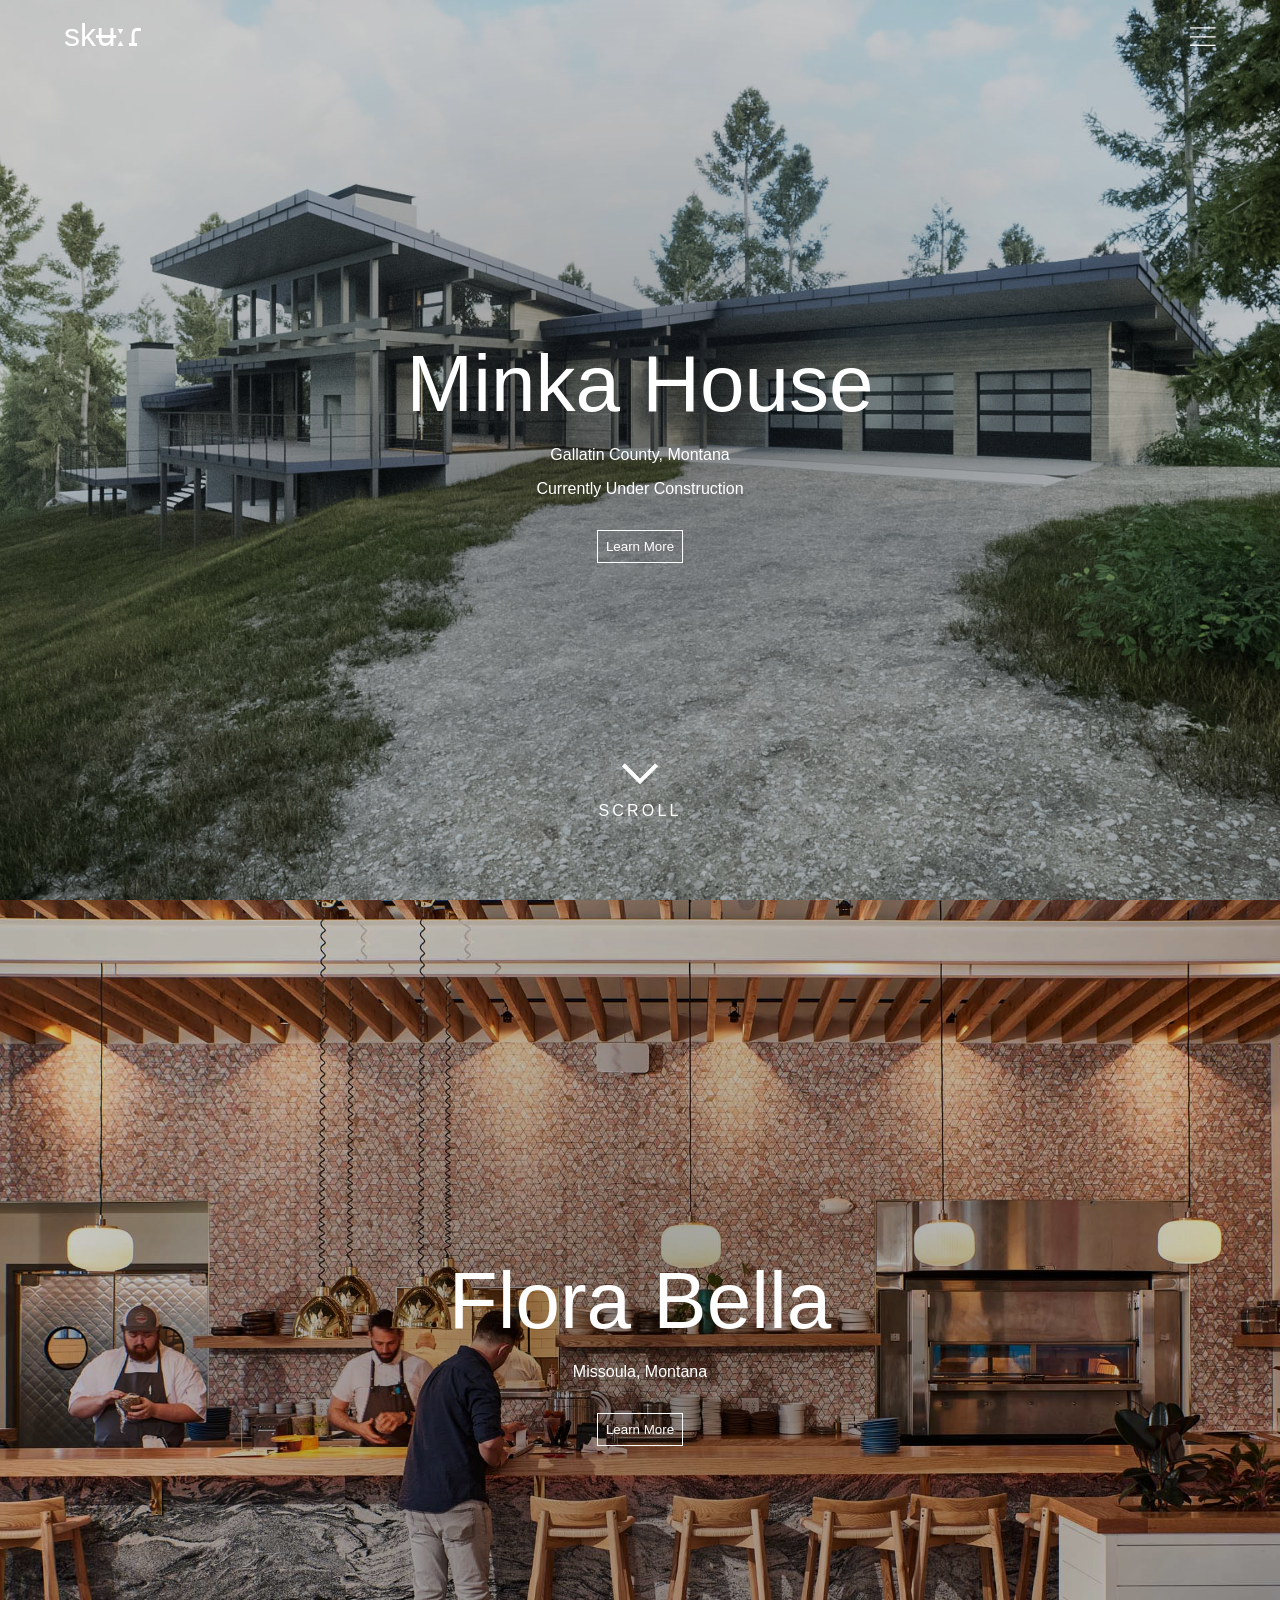
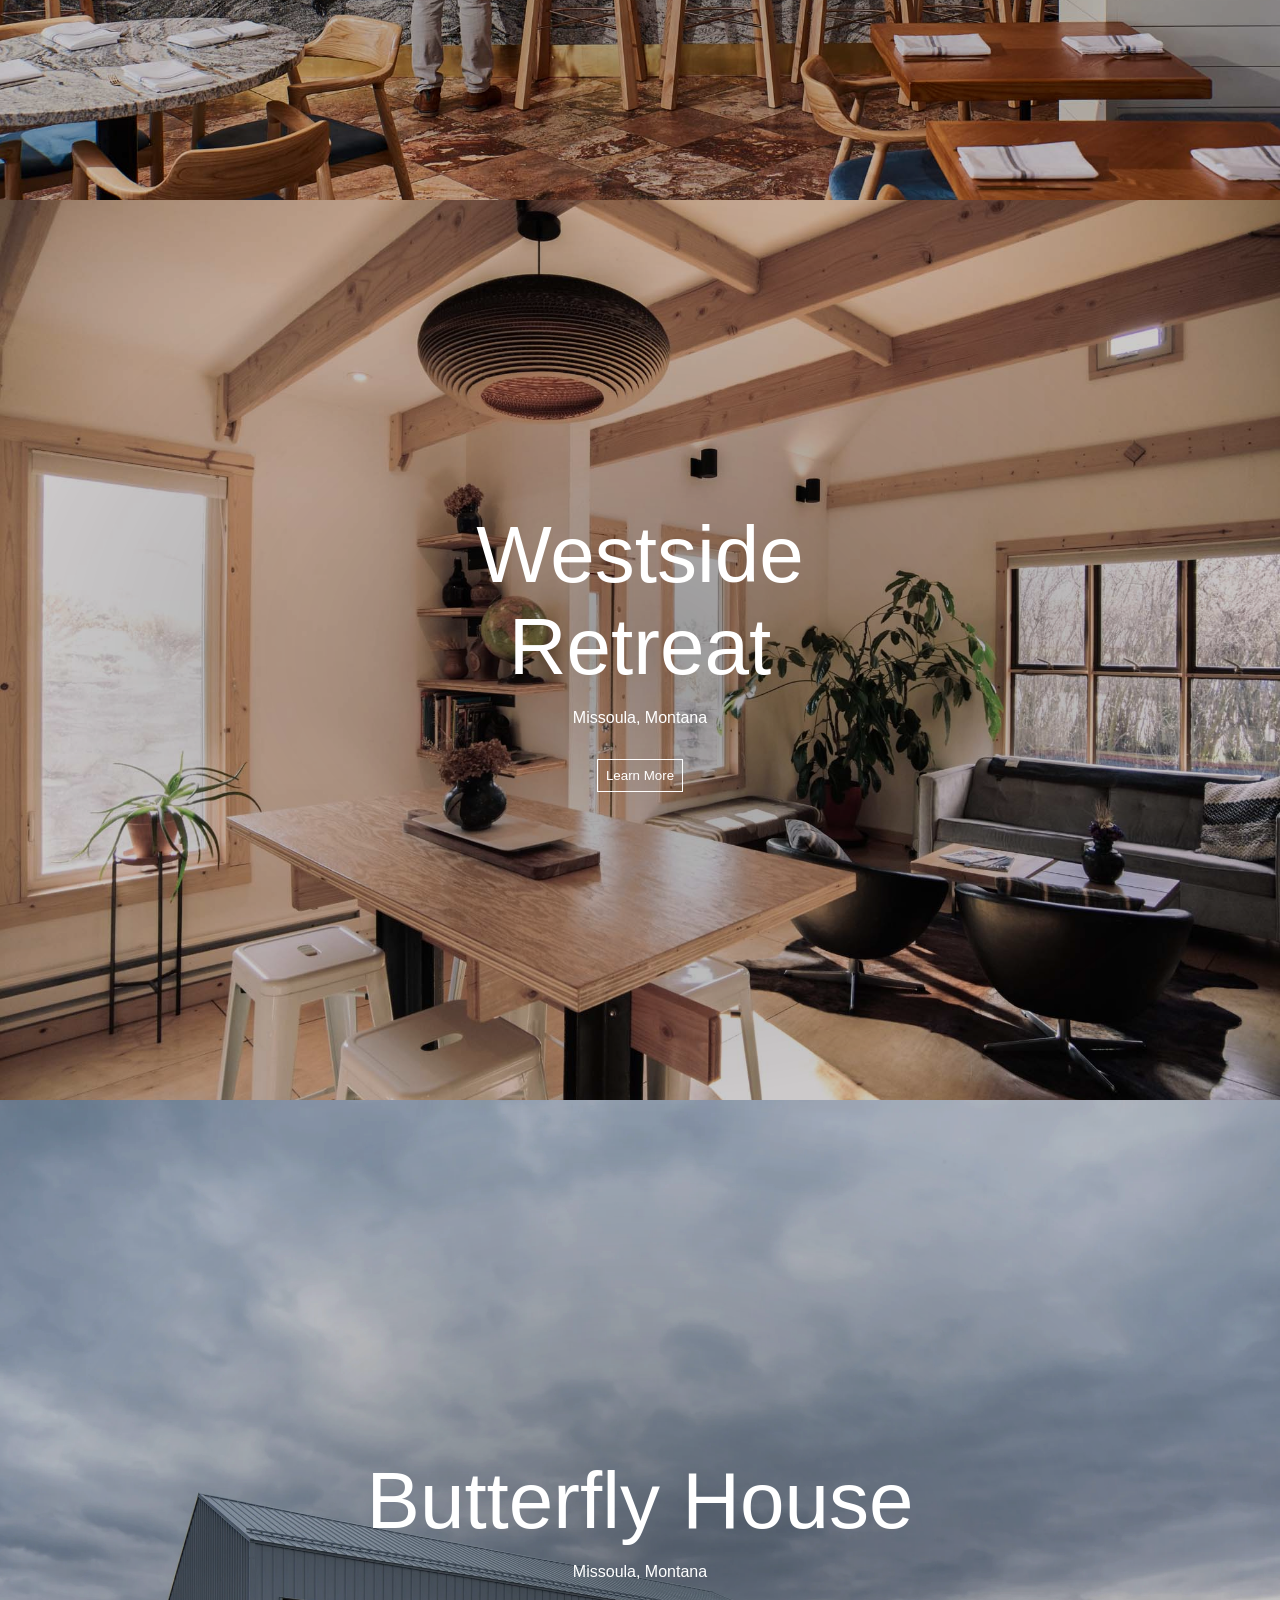
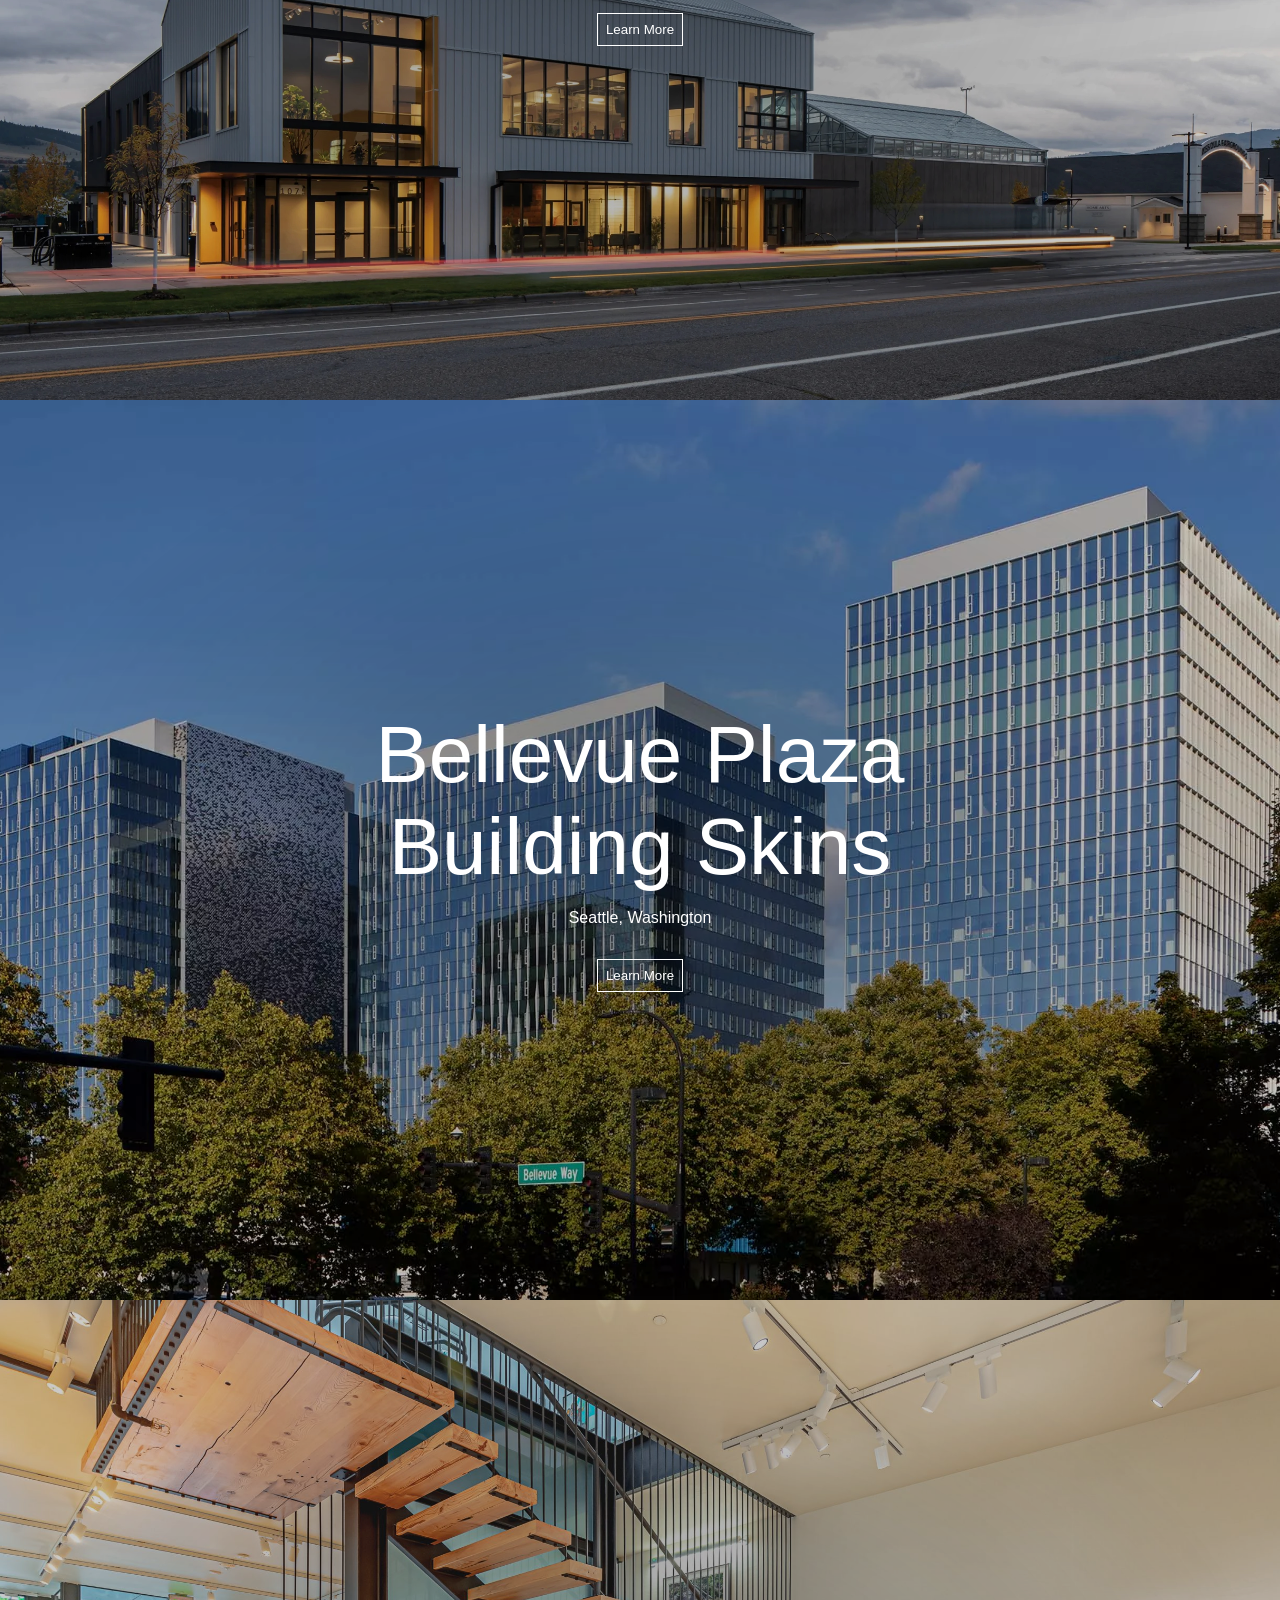
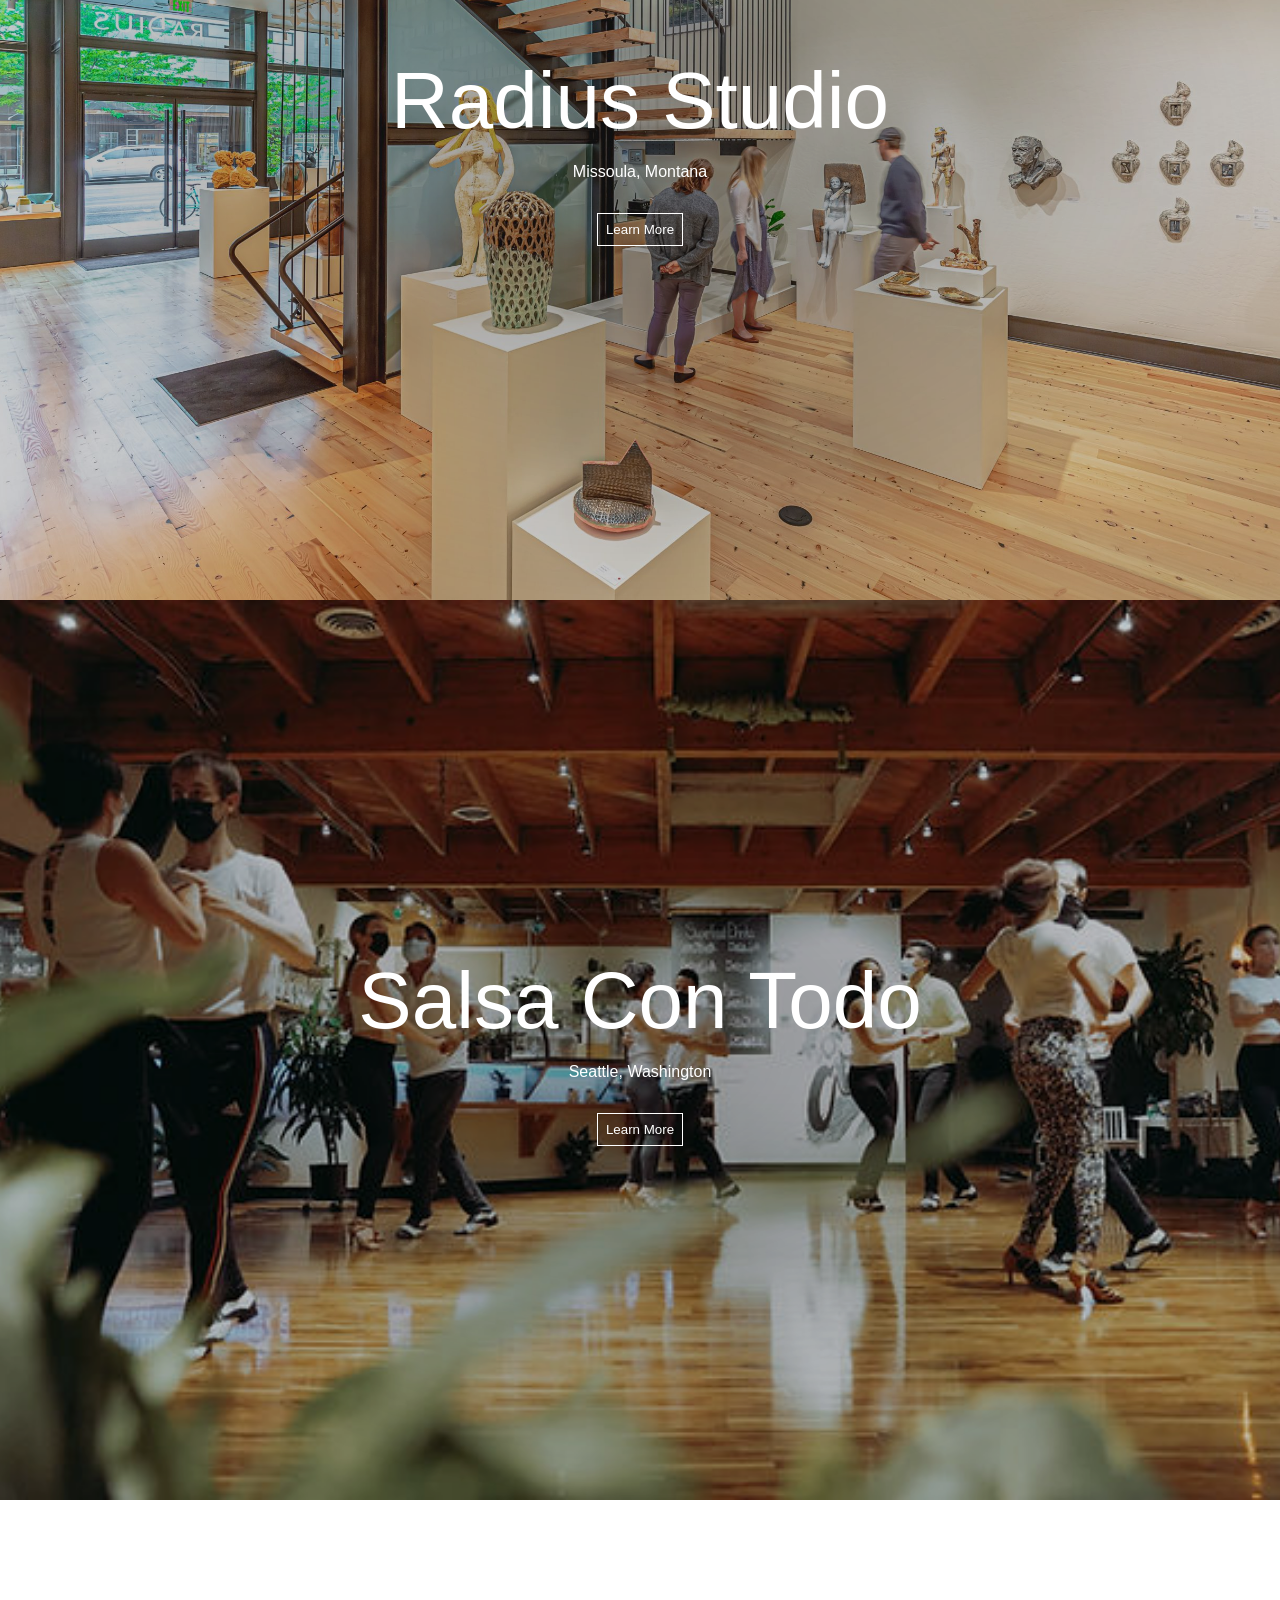
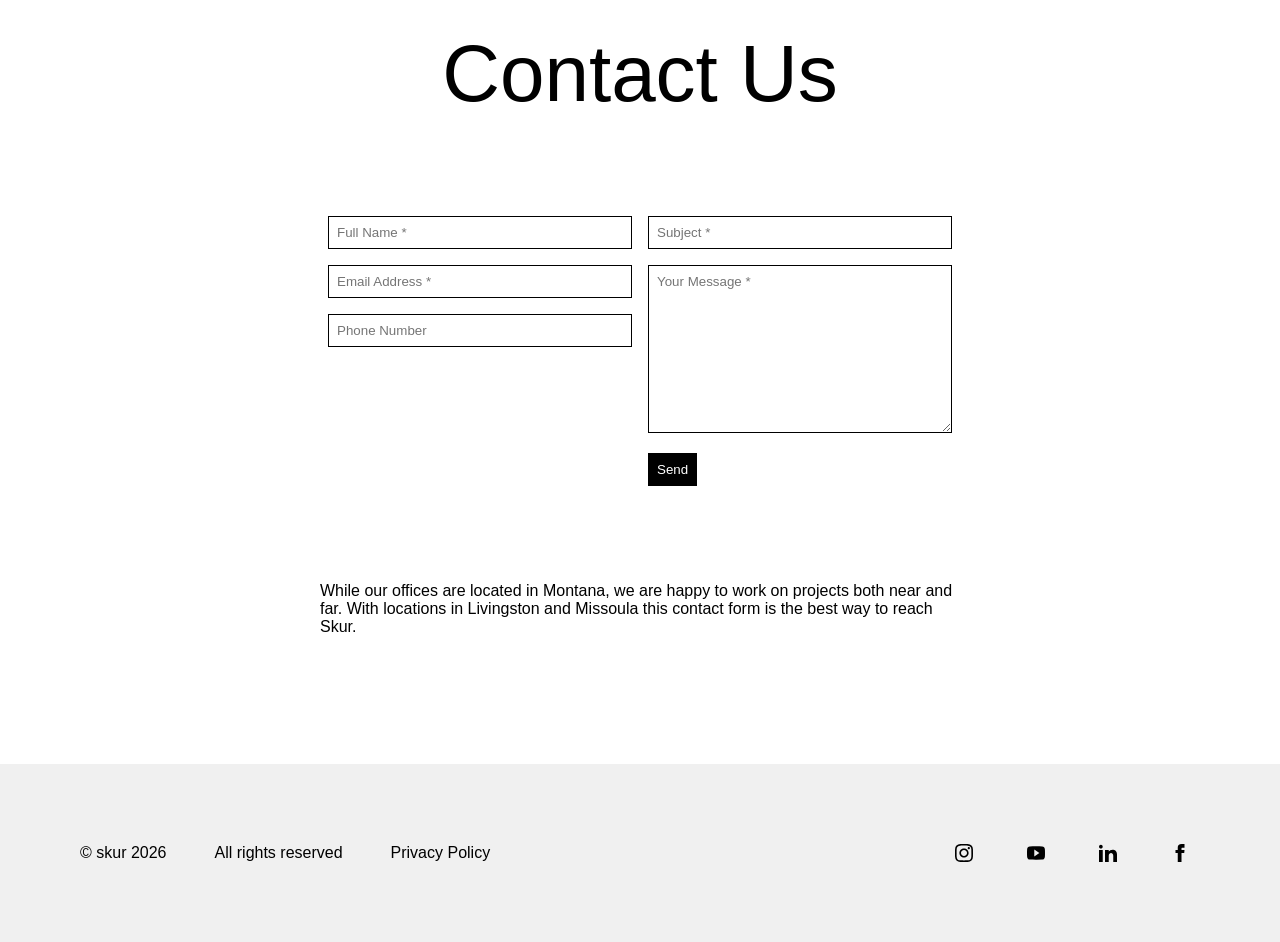
<file: index.html>
<!DOCTYPE html>
<html lang="en">

<head>
    <meta charset="UTF-8">
    <meta name="viewport" content="width=device-width, initial-scale=1.0">
    
    <link rel="stylesheet" href="css/transition.css">
    <link rel="stylesheet" href="css/styles.css">
    <script src="../js/year.js" defer></script>

    <title>Skur</title>

    <script src="js/nav.js" defer></script>
    <script src="js/tranistion.js"></script>
    <script src="js/year.js" defer></script>
    
</head>

<!-- Google tag (gtag.js) -->
<script async src="https://www.googletagmanager.com/gtag/js?id=G-50E56W7ZN3"></script>
<script>
  window.dataLayer = window.dataLayer || [];
  function gtag(){dataLayer.push(arguments);}
  gtag('js', new Date());

  gtag('config', 'G-50E56W7ZN3');
</script>

<body>
    <header class="primary-header flex">

        <div data-visible="false" class="logo flex">
            <a class="logo-text light link-fdr" href="index.html">skʉːɾ</a>
        </div>

        <button class="menu-button flex light" aria-controls="primary-navigation" aria-expanded="false">
            <span class="sr-only">Menu</span>
            <svg class="hamburger" viewBox="0 0 100 80" width="1.6rem">
                <rect class="line top"
                      width="100" height="5"
                      x="0" y="5">
                </rect>
                <rect class="line middle"
                      width="100" height="5"
                      x="0" y="40">
                </rect>
                <rect class="line bottom"
                      width="100" height="5"
                      x="0" y="73">
                </rect>
            </svg>
        </button>

        <nav aria-label="primary menu">
            <div id="primary-navigation" data-visible="false" class="primary-navigation flex">

                <div class="nav-container flex-col">
                    
                    <ul class="flex">
                        <li class="active">
                            <a class="link-fdr highlighter" href="index.html">Home</a>
                        </li>
                        <li>
                            <a class="link-fdr highlighter" href="about.html">About</a>
                        </li>
                        <!-- <li>
                            <a class="link-fdr" href="portfoloi.html">
                                <span aria-hidden="true">02</span>Portfolio
                            </a>
                        </li> -->
                        <li>
                            <a class="link-fdr highlighter" href="contact.html">Contact</a>
                        </li>
                    </ul>

                    <div class="social-icons flex">
                        <img class="social-icons highlighter" src="../img/icons/logo-instagram.svg">
                        <img class="social-icons highlighter" src="../img/icons/logo-youtube.svg">
                        <img class="social-icons highlighter" src="../img/icons/logo-linkedin.svg">
                        <img class="social-icons highlighter" src="../img/icons/logo-facebook.svg">
                    </div>

                </div>

                <div class="nav-info flex">
                    <div class="ft-copy"><span>© skur</span> <span class="yrspan"></span></div> 
                    <div class="ft-privacy"><p class="highlighter">Privacy Policy</p></div>
                </div>

                <div class="logo-big">
                    <a class="link-fdr sk-yellow" href="index.html">skʉːɾ</a>
                </div>
                    
            </div>
        </nav>

    </header>

    <div id="transition-bg" class="transition-bg transition-1 is-active"></div>


    <!-- Minka House -->
    <div class="fullscreen-section flex">
        <a href="projects/minka.html" class="fullscreen-bg link-fdr">
            <div class="fullscreen-bg">
                <img class="title-image" src="img/portfolio/minka/to-garage.jpg" alt="rendering by: Christopher Schwalbe">
            </div>
            <div class="title-section text-balance flex">
                <h1 class="maintitle">Minka House</h1>
                <p>Gallatin County, Montana</p>
                <p>Currently Under Construction</p>
                <button class="learn-btn">Learn More</button>
                <div class="scrolldn">
                    <img src="../img/down.svg" alt="">
                    <p>SCROLL</p>
                </div>
            </div>
        </a>
    </div>

    <!-- Flora Bella -->
    <div class="fullscreen-section flex">
        <a href="projects/flora.html" class="fullscreen-bg link-fdr">
            <div class="fullscreen-bg">
                <img class="title-image" src="img/portfolio/floraBella/JPEG/Florabella03.jpg" alt="">
            </div>
            <div class="title-section text-balance flex">
                <h1 class="maintitle">Flora Bella</h1>
                <p>Missoula, Montana</p>
                <button class="learn-btn">Learn More</button>
            </div>
        </a>
    </div>

    <!-- Pondside -->
    <!--<div class="fullscreen-section flex">
        <a href="projects/pondside.html" class="fullscreen-bg link-fdr">
            <div class="fullscreen-bg">
                <img class="title-image" src="img/portfolio/pondside/pondsideImage1.jpg" alt="">
            </div>
            <div class="title-section text-balance flex">
                <h1 class="maintitle">Pondside<br>Residence</h1>
                <p>Gallatin County, Montana</p>
                <button class="learn-btn">Learn More</button>
            </div>
        </a>
    </div> -->

    <!-- Air BnB -->
    <div class="fullscreen-section flex">
        <a href="projects/westside.html" class="fullscreen-bg link-fdr">
            <div class="fullscreen-bg">
                <img class="title-image" src="img/portfolio/westside/DJI_0136.jpg" alt="">
            </div>
            <div class="title-section text-balance flex">
                <h1 class="maintitle">Westside<br>Retreat</h1>
                <p>Missoula, Montana</p>
                <button class="learn-btn">Learn More</button>
            </div>
        </a>
    </div>

    <!-- Blackrock -->
    <!--<div class="fullscreen-section flex">
        <a href="projects/blackrock.html" class="fullscreen-bg link-fdr">
            <div class="fullscreen-bg">
                <img class="title-image" src="img/portfolio/blackrock/blackrock02.jpg" alt="">
            </div>
            <div class="title-section text-balance flex">
                <h1 class="maintitle">Blackrock<br>Cabins</h1>
                <p>Puget Sound, Washington</p>
                <button class="learn-btn">Learn More</button>
            </div>
        </a>
    </div> -->

    <!-- Butterfly House -->
    <div class="fullscreen-section flex">
        <a href="projects/Butterfly.html" class="fullscreen-bg link-fdr">
            <div class="fullscreen-bg">
                <img class="title-image" src="img/portfolio/butterflyHouse/butterfly01.jpg" alt="">
            </div>
            <div class="title-section text-balance flex">
                <h1 class="maintitle">Butterfly House</h1>
                <p>Missoula, Montana</p>
                <button class="learn-btn">Learn More</button>
            </div>
        </a>
    </div>

    <!-- Bellevue Towers-->
    <div class="fullscreen-section flex">
        <a href="projects/bellevue.html" class="fullscreen-bg link-fdr">
            <div class="fullscreen-bg">
                <img class="title-image" src="img/portfolio/belvueTowers/bellevueTowers01.jpg" alt="">
            </div>
            <div class="title-section text-balance flex">
                <h1 class="maintitle">Bellevue Plaza<br>Building Skins</h1>
                <p>Seattle, Washington</p>
                <button class="learn-btn">Learn More</button>
            </div>
        </a>
    </div>

    <!-- Radius Studio -->
    <div class="fullscreen-section flex">
        <a href="projects/radius.html" class="fullscreen-bg link-fdr">
            <div class="fullscreen-bg">
                <img class="title-image" src="img/portfolio/radius/Radius01.jpg" alt="">
            </div>
            <div class="title-section text-balance flex">
                <h1 class="maintitle">Radius Studio</h1>
                <p>Missoula, Montana</p>
                <button class="learn-btn">Learn More</button>
            </div>
        </a>
    </div>

    <!-- Salsa Con Todo -->
    <div class="fullscreen-section flex">
        <a href="projects/salsa.html" class="fullscreen-bg link-fdr">
            <div class="fullscreen-bg">
                <img class="title-image" src="img/portfolio/salsaConTodo/Salsa01.jpg" alt="">
            </div>
            <div class="title-section text-balance flex">
                <h1 class="maintitle">Salsa Con Todo</h1>
                <p>Seattle, Washington</p>
                <button class="learn-btn">Learn More</button>
            </div>
        </a>
    </div>

    <!-- Hopp Lounge Bar-->
    <!--
    <div class="fullscreen-section flex">
        <a href="projects/hopp.html" class="fullscreen-bg link-fdr">
            <div class="fullscreen-bg">
                <img class="title-image" src="img/portfolio/hoppLoungeBar/hoppBar03.jpg" alt="">
            </div>
            <div class="title-section text-balance flex">
                <h1 class="maintitle">Hopp Lounge<br>Bar</h1>
                <p>Bozeman, Montana</p>
                <button class="learn-btn">Learn More</button>
            </div>
        </a>
    </div>
    -->

    <!-- Contact -->
        <section class="content-wrapper flex">

            <h2 class="title">Contact Us</h2>
    
            <form action="https://formsubmit.co/9556e1c61f764b6406c355d28f567102" method="POST" class="email-form">
    
                <!-- Pot -->
                <input type="text" name="_honey" style="display: none;">
                <input type="hidden" name="_captcha" value="true">
    
                <!-- Suc cesss message link -->
                <input type="hidden" name="_next" value="https://skur.studio/success.html">
    
                <div class="email-divider flex">
                    <div class="half">
                        <div class="input-field field">
                            <input type="text" placeholder="Full Name *" id="name" class="item" autocomplete="off" name="name" required>
                        </div>
                        <div class="input-field field">
                            <input type="text" placeholder="Email Address *" id="email" class="item" autocomplete="off" name="email" required>
                        </div>
                        <div class="input-field field">
                            <input type="number" placeholder="Phone Number" id="phone" class="item" autocomplete="off" name="phone">
                        </div>
                    </div>
                    <div class="half">
                        <div class="input-field field">
                            <input type="text" placeholder="Subject *" id="subject" class="item" autocomplete="off" name="subject" required>
                        </div>
                        <div class="textarea-field field">
                            <textarea rows="10" placeholder="Your Message *" class="item" autocomplete="off" name="message" required></textarea>
                        </div>
                        <button type="submit" class="action-btn">Send</button>
                    </div>
                </div>
            </form>
    
            <div class="locations flex">
                <p>
                    While our offices are located in Montana, we are happy to work on projects both near and far.
                    With locations in Livingston and Missoula this contact form is the best way to reach Skur. 
                </p>
            </div>
    
        </section>

    <footer>
        <div class="footer-container flex">
    
          <div class="legal flex">
            <div class="ft-copy"><span>© skur</span> <span class="yrspan"></span></div> 
            <div class="ft-rights"><span>All rights reserved</span></div> 
            <div class="ft-privacy"><span class="highlighter">Privacy Policy</span></div> 
          </div>
          
          <div class="social-icons flex">
            <img class="social-icons highlighter" src="../img/icons/logo-instagram.svg">
            <img class="social-icons highlighter" src="../img/icons/logo-youtube.svg">
            <img class="social-icons highlighter" src="../img/icons/logo-linkedin.svg">
            <img class="social-icons highlighter" src="../img/icons/logo-facebook.svg">
          </div>
    
        </div>
    </footer>

    

</body>
</html>
</file>
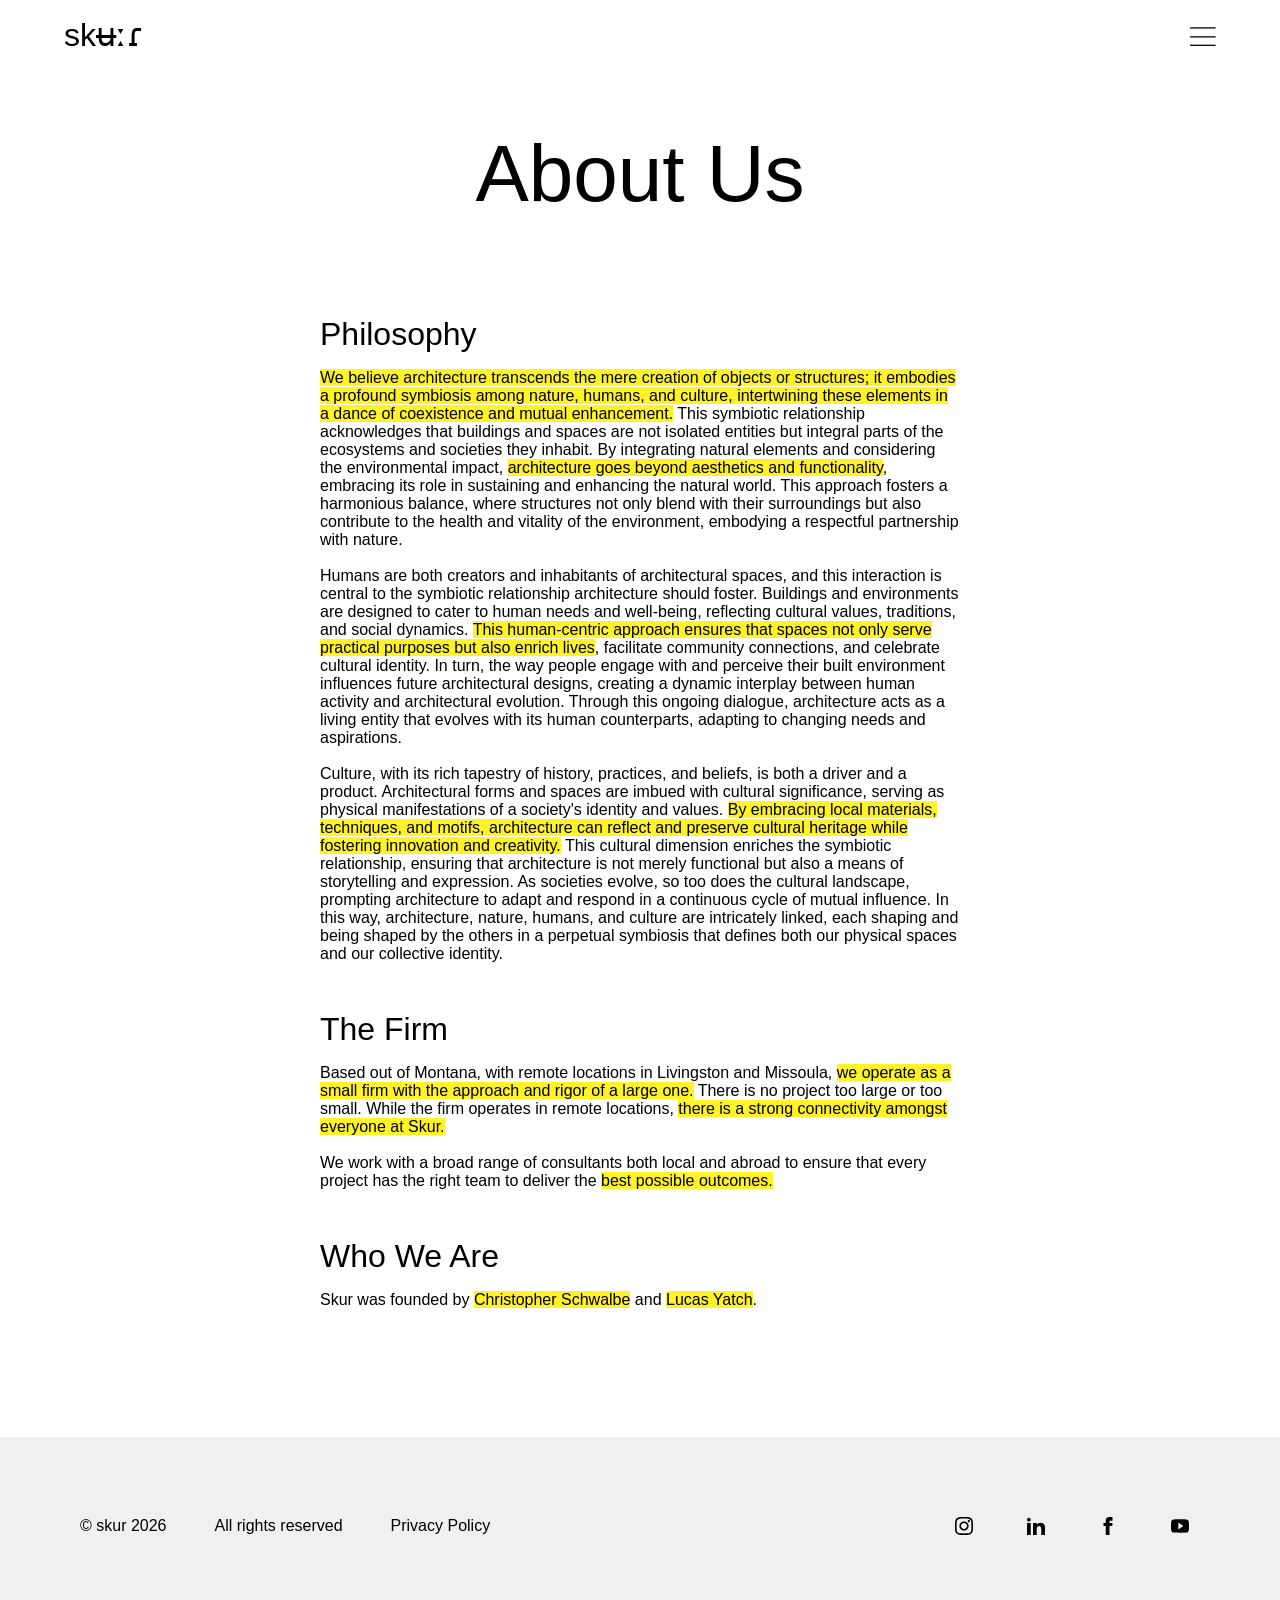
<file: about.html>
<!DOCTYPE html>
<html lang="en">

<head>
    <meta charset="UTF-8">
    <meta name="viewport" content="width=device-width, initial-scale=1.0">
    <link rel="stylesheet" href="css/transition.css">
    <link rel="stylesheet" href="css/styles.css">

    <title>About</title>

    <script src="js/nav.js" defer></script>
    <script src="js/tranistion.js"></script>
    <script src="js/year.js" defer></script>
    <script src="js/highlighter.js" defer></script>
    
</head>

<!-- Google tag (gtag.js) -->
<script async src="https://www.googletagmanager.com/gtag/js?id=G-50E56W7ZN3"></script>
<script>
  window.dataLayer = window.dataLayer || [];
  function gtag(){dataLayer.push(arguments);}
  gtag('js', new Date());

  gtag('config', 'G-50E56W7ZN3');
</script>

<body>
    <header class="primary-header flex">

        <div data-visible="false" class="logo flex">
            <a class="logo-text dark link-fdr" href="index.html">skʉːɾ</a>
        </div>

        <button class="menu-button flex dark" aria-controls="primary-navigation" aria-expanded="false">
            <span class="sr-only">Menu</span>
            <svg class="hamburger" viewBox="0 0 100 80" width="1.6rem">
                <rect class="line top"
                      width="100" height="5"
                      x="0" y="5">
                </rect>
                <rect class="line middle"
                      width="100" height="5"
                      x="0" y="40">
                </rect>
                <rect class="line bottom"
                      width="100" height="5"
                      x="0" y="73">
                </rect>
            </svg>
        </button>

        <nav aria-label="primary menu">
            <div id="primary-navigation" data-visible="false" class="primary-navigation flex">

                <div class="nav-container flex-col">
                    
                    <ul class="flex">
                        <li class="active">
                            <a class="link-fdr highlighter" href="index.html">Home</a>
                        </li>
                        <li>
                            <a class="link-fdr highlighter" href="about.html">About</a>
                        </li>
                        <!-- <li>
                            <a class="link-fdr" href="portfoloi.html">
                                <span aria-hidden="true">02</span>Portfolio
                            </a>
                        </li> -->
                        <li>
                            <a class="link-fdr highlighter" href="contact.html">Contact</a>
                        </li>
                    </ul>

                    <div class="social-icons flex">
                        <img class="social-icons highlighter" src="../img/icons/logo-instagram.svg">
                        <img class="social-icons highlighter" src="../img/icons/logo-youtube.svg">
                        <img class="social-icons highlighter" src="../img/icons/logo-linkedin.svg">
                        <img class="social-icons highlighter" src="../img/icons/logo-facebook.svg">
                    </div>

                </div>

                <div class="nav-info flex">
                    <div class="ft-copy"><span>© skur</span> <span class="yrspan"></span></div> 
                    <div class="ft-privacy"><p class="highlighter">Privacy Policy</p></div>
                </div>

                <div class="logo-big">
                    <a class="link-fdr sk-yellow" href="index.html">skʉːɾ</a>
                </div>
                    
            </div>
        </nav>

    </header>

    <div id="transition-bg" class="transition-bg transition-1 is-active"></div>

    <section class="content-wrapper flex">

        <h2 class="title">About Us</h2>

        <div>
            <h3>Philosophy</h3>
            <p>
                <mark>We believe architecture transcends the mere creation of objects or structures; it embodies a profound symbiosis among nature, humans, and culture, 
                intertwining these elements in a dance of coexistence and mutual enhancement.</mark> This symbiotic relationship acknowledges that buildings and spaces are 
                not isolated entities but integral parts of the ecosystems and societies they inhabit. By integrating natural elements and considering the environmental 
                impact, <mark>architecture goes beyond aesthetics and functionality</mark>, embracing its role in sustaining and enhancing the natural world. This approach fosters 
                a harmonious balance, where structures not only blend with their surroundings but also contribute to the health and vitality of the environment, 
                embodying a respectful partnership with nature.
                <br><br>
                Humans are both creators and inhabitants of architectural spaces, and this interaction is central to the symbiotic relationship architecture should foster. 
                Buildings and environments are designed to cater to human needs and well-being, reflecting cultural values, traditions, and social dynamics. <mark>This human-centric 
                approach ensures that spaces not only serve practical purposes but also enrich lives</mark>, facilitate community connections, and celebrate cultural identity. In turn, 
                the way people engage with and perceive their built environment influences future architectural designs, creating a dynamic interplay between human activity and 
                architectural evolution. Through this ongoing dialogue, architecture acts as a living entity that evolves with its human counterparts, adapting to changing 
                needs and aspirations.
                <br><br>
                Culture, with its rich tapestry of history, practices, and beliefs, is both a driver and a product. Architectural forms and spaces are imbued 
                with cultural significance, serving as physical manifestations of a society's identity and values. <mark>By embracing local materials, techniques, and motifs, architecture 
                can reflect and preserve cultural heritage while fostering innovation and creativity.</mark> This cultural dimension enriches the symbiotic relationship, ensuring that architecture 
                is not merely functional but also a means of storytelling and expression. As societies evolve, so too does the cultural landscape, prompting architecture to adapt and 
                respond in a continuous cycle of mutual influence. In this way, architecture, nature, humans, and culture are intricately linked, each shaping and being shaped by the 
                others in a perpetual symbiosis that defines both our physical spaces and our collective identity.
 
            </p>
        </div>

        <div>
            <h3>The Firm</h3>
            <p>
                Based out of Montana, with remote locations in Livingston and Missoula, <mark>we operate as a small firm with the approach
                and rigor of a large one.</mark> There is no project too large or too small. While the firm operates in remote locations, 
                <mark>there is a strong connectivity amongst everyone at Skur.</mark>
                <br>
                <br>
                We work with a broad range of consultants both local and abroad to ensure that every project has the right team to deliver the 
                <mark>best possible outcomes.</mark>
            </p>
        </div>

        <div>
            <h3>Who We Are</h3>
            <p>
                Skur was founded by <mark>Christopher Schwalbe</mark> and <mark>Lucas Yatch</mark>.   
            </p>
        </div>

    </section>

    <footer>
        <div class="footer-container flex">
    
          <div class="legal flex">
            <div class="ft-copy"><span>© skur</span> <span class="yrspan"></span></div> 
            <div class="ft-rights"><span>All rights reserved</span></div> 
            <div class="ft-privacy highlighter"><span>Privacy Policy</span></div> 
          </div>
          
          <div class="social-icons flex">
            <img class="social-icons highlighter" src="../img/icons/logo-instagram.svg">
            <img class="social-icons highlighter" src="../img/icons/logo-linkedin.svg">
            <img class="social-icons highlighter" src="../img/icons/logo-facebook.svg">
            <img class="social-icons highlighter" src="../img/icons/logo-youtube.svg">
          </div>
    
        </div>
    </footer>



</body>
</file>
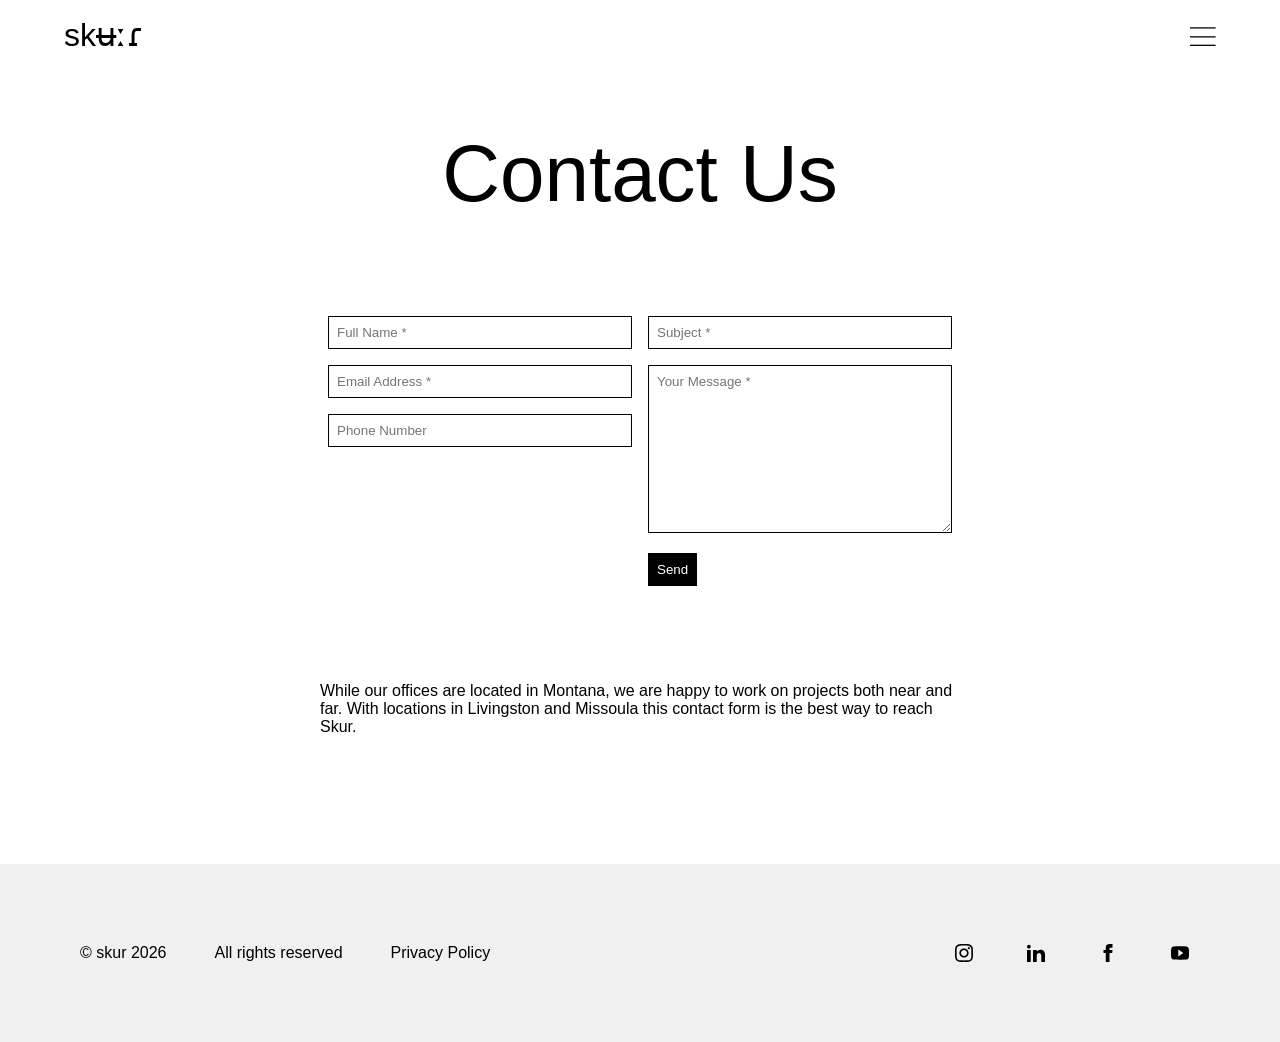
<file: contact.html>
<!DOCTYPE html>
<html lang="en">

<head>
    <meta charset="UTF-8">
    <meta name="viewport" content="width=device-width, initial-scale=1.0">
    <link rel="stylesheet" href="css/transition.css">
    <link rel="stylesheet" href="css/styles.css">

    <title>Contact</title>

    <script src="js/nav.js" defer></script>
    <script src="js/tranistion.js"></script>
    <script src="js/year.js" defer></script>

    <!-- <script src="https://www.google.com/recaptcha/api.js" async defer></script> -->
    
</head>

<!-- Google tag (gtag.js) -->
<script async src="https://www.googletagmanager.com/gtag/js?id=G-50E56W7ZN3"></script>
<script>
  window.dataLayer = window.dataLayer || [];
  function gtag(){dataLayer.push(arguments);}
  gtag('js', new Date());

  gtag('config', 'G-50E56W7ZN3');
</script>

<body>
    <header class="primary-header flex">

        <div data-visible="false" class="logo flex">
            <a class="logo-text dark link-fdr" href="index.html">skʉːɾ</a>
        </div>

        <button class="menu-button flex dark" aria-controls="primary-navigation" aria-expanded="false">
            <span class="sr-only">Menu</span>
            <svg class="hamburger" viewBox="0 0 100 80" width="1.6rem">
                <rect class="line top"
                      width="100" height="5"
                      x="0" y="5">
                </rect>
                <rect class="line middle"
                      width="100" height="5"
                      x="0" y="40">
                </rect>
                <rect class="line bottom"
                      width="100" height="5"
                      x="0" y="73">
                </rect>
            </svg>
        </button>

        <nav aria-label="primary menu">
            <div id="primary-navigation" data-visible="false" class="primary-navigation flex">

                <div class="nav-container flex-col">
                    
                    <ul class="flex">
                        <li class="active">
                            <a class="link-fdr highlighter" href="index.html">Home</a>
                        </li>
                        <li>
                            <a class="link-fdr highlighter" href="about.html">About</a>
                        </li>
                        <!-- <li>
                            <a class="link-fdr" href="portfoloi.html">
                                <span aria-hidden="true">02</span>Portfolio
                            </a>
                        </li> -->
                        <li>
                            <a class="link-fdr highlighter" href="contact.html">Contact</a>
                        </li>
                    </ul>

                    <div class="social-icons flex">
                        <img class="social-icons highlighter" src="../img/icons/logo-instagram.svg">
                        <img class="social-icons highlighter" src="../img/icons/logo-youtube.svg">
                        <img class="social-icons highlighter" src="../img/icons/logo-linkedin.svg">
                        <img class="social-icons highlighter" src="../img/icons/logo-facebook.svg">
                    </div>

                </div>

                <div class="nav-info flex">
                    <div class="ft-copy"><span>© skur</span> <span class="yrspan"></span></div> 
                    <div class="ft-privacy"><p class="highlighter">Privacy Policy</p></div>
                </div>

                <div class="logo-big">
                    <a class="link-fdr sk-yellow" href="index.html">skʉːɾ</a>
                </div>
                    
            </div>
        </nav>

    </header>

    <div id="transition-bg" class="transition-bg transition-1 is-active"></div>

    <section class="content-wrapper flex">

        <h2 class="title">Contact Us</h2>

        <form action="https://formsubmit.co/9556e1c61f764b6406c355d28f567102" method="POST" class="email-form">

            <!-- Pot -->
            <input type="text" name="_honey" style="display: none;">
            <input type="hidden" name="_captcha" value="true">

            <!-- Suc cesss message link -->
            <input type="hidden" name="_next" value="https://skur.studio/success.html">

            <div class="email-divider flex">
                <div class="half">
                    <div class="input-field field">
                        <input type="text" placeholder="Full Name *" id="name" class="item" autocomplete="off" name="name" required>
                    </div>
                    <div class="input-field field">
                        <input type="text" placeholder="Email Address *" id="email" class="item" autocomplete="off" name="email" required>
                    </div>
                    <div class="input-field field">
                        <input type="number" placeholder="Phone Number" id="phone" class="item" autocomplete="off" name="phone">
                    </div>

                    <!-- <div class="g-recaptcha" data-sitekey="6LcsWUIqAAAAAOlZSwSBGAn5qHnHchcwwpggcrZ3"></div> -->

                </div>
                <div class="half">
                    <div class="input-field field">
                        <input type="text" placeholder="Subject *" id="subject" class="item" autocomplete="off" name="subject" required>
                    </div>
                    <div class="textarea-field field">
                        <textarea rows="10" placeholder="Your Message *" class="item" autocomplete="off" name="message" required></textarea>
                    </div>

                    <button type="submit" class="action-btn">Send</button>
                </div>
            </div>

        </form>

        

        <div class="locations flex">
            <p>
                While our offices are located in Montana, we are happy to work on projects both near and far.
                With locations in Livingston and Missoula this contact form is the best way to reach Skur. 
            </p>
        </div>

    </section>

    <footer>
        <div class="footer-container flex">
    
          <div class="legal flex">
            <div class="ft-copy"><span>© skur</span> <span class="yrspan"></span></div> 
            <div class="ft-rights"><span>All rights reserved</span></div> 
            <div class="ft-privacy highlighter"><span>Privacy Policy</span></div> 
          </div>
          
          <div class="social-icons flex">
            <img class="social-icons highlighter" src="../img/icons/logo-instagram.svg">
            <img class="social-icons highlighter" src="../img/icons/logo-linkedin.svg">
            <img class="social-icons highlighter" src="../img/icons/logo-facebook.svg">
            <img class="social-icons highlighter" src="../img/icons/logo-youtube.svg">
          </div>
    
        </div>
    </footer>



</body>
</file>
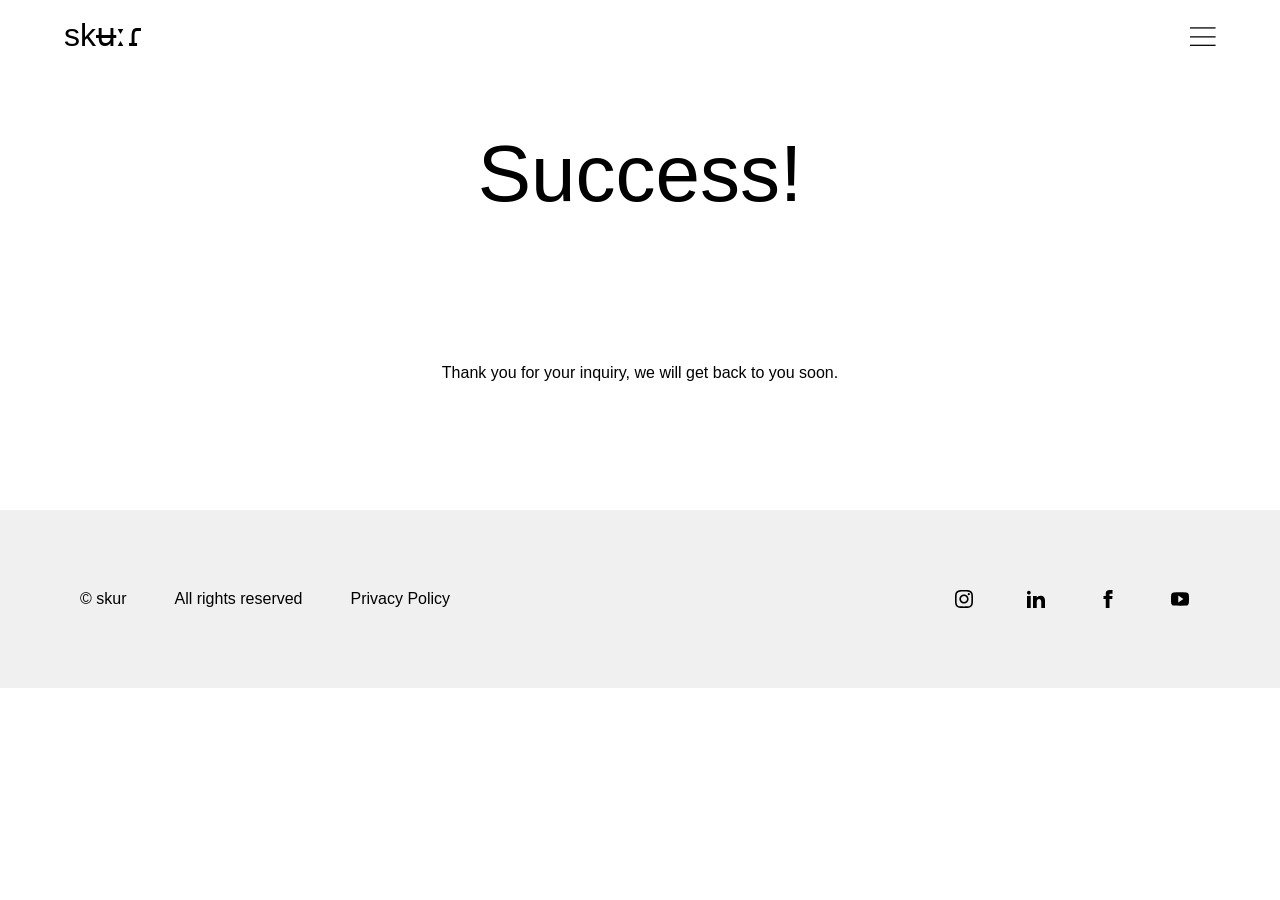
<file: success.html>
<!DOCTYPE html>
<html lang="en">

<head>
    <meta charset="UTF-8">
    <meta name="viewport" content="width=device-width, initial-scale=1.0">
    <link rel="stylesheet" href="css/transition.css">
    <link rel="stylesheet" href="css/styles.css">
    <title>Contact Success</title>
    <script src="js/nav.js" defer></script>
    <script src="js/tranistion.js"></script>
    
</head>

<!-- Google tag (gtag.js) -->
<script async src="https://www.googletagmanager.com/gtag/js?id=G-50E56W7ZN3"></script>
<script>
  window.dataLayer = window.dataLayer || [];
  function gtag(){dataLayer.push(arguments);}
  gtag('js', new Date());

  gtag('config', 'G-50E56W7ZN3');
</script>

<body>
    <header class="primary-header flex">

        <div data-visible="false" class="logo flex">
            <a class="logo-text dark link-fdr" href="index.html">skʉːɾ</a>
        </div>

        <button class="menu-button flex dark" aria-controls="primary-navigation" aria-expanded="false">
            <span class="sr-only">Menu</span>
            <svg class="hamburger" viewBox="0 0 100 80" width="1.6rem">
                <rect class="line top"
                      width="100" height="5"
                      x="0" y="5">
                </rect>
                <rect class="line middle"
                      width="100" height="5"
                      x="0" y="40">
                </rect>
                <rect class="line bottom"
                      width="100" height="5"
                      x="0" y="73">
                </rect>
            </svg>
        </button>

        <nav aria-label="primary menu">
            <div id="primary-navigation" data-visible="false" class="primary-navigation flex">

                <div class="nav-container flex-col">
                    
                    <ul class="flex">
                        <li class="active">
                            <a class="link-fdr highlighter" href="index.html">Home</a>
                        </li>
                        <li>
                            <a class="link-fdr highlighter" href="about.html">About</a>
                        </li>
                        <!-- <li>
                            <a class="link-fdr" href="portfoloi.html">
                                <span aria-hidden="true">02</span>Portfolio
                            </a>
                        </li> -->
                        <li>
                            <a class="link-fdr highlighter" href="contact.html">Contact</a>
                        </li>
                    </ul>

                    <div class="social-icons flex">
                        <img class="social-icons highlighter" src="../img/icons/logo-instagram.svg">
                        <img class="social-icons highlighter" src="../img/icons/logo-youtube.svg">
                        <img class="social-icons highlighter" src="../img/icons/logo-linkedin.svg">
                        <img class="social-icons highlighter" src="../img/icons/logo-facebook.svg">
                    </div>

                </div>

                <div class="nav-info flex">
                    <div class="ft-copy"><span>© skur</span> <span class="yrspan"></span></div> 
                    <div class="ft-privacy"><p class="highlighter">Privacy Policy</p></div>
                </div>

                <div class="logo-big">
                    <a class="link-fdr sk-yellow" href="index.html">skʉːɾ</a>
                </div>
                    
            </div>
        </nav>

    </header>

    <div id="transition-bg" class="transition-bg transition-1 is-active"></div>

    <section class="content-wrapper flex" style="min-height: 0;">

        <h2 class="title">Success!</h2>  

        <div class="locations flex">
            <p class="successmsg">
                Thank you for your inquiry, we will get back to you soon.
            </p>
        </div>

    </section>

    <footer>
        <div class="footer-container flex">
    
          <div class="legal flex">
            <div class="ft-copy"><span>© skur</span> <span class="yrspan"></span></div> 
            <div class="ft-rights"><span>All rights reserved</span></div> 
            <div class="ft-privacy highlighter"><span>Privacy Policy</span></div> 
          </div>
          
          <div class="social-icons flex">
            <img class="social-icons highlighter" src="../img/icons/logo-instagram.svg">
            <img class="social-icons highlighter" src="../img/icons/logo-linkedin.svg">
            <img class="social-icons highlighter" src="../img/icons/logo-facebook.svg">
            <img class="social-icons highlighter" src="../img/icons/logo-youtube.svg">
          </div>
    
        </div>
    </footer>



</body>
</file>
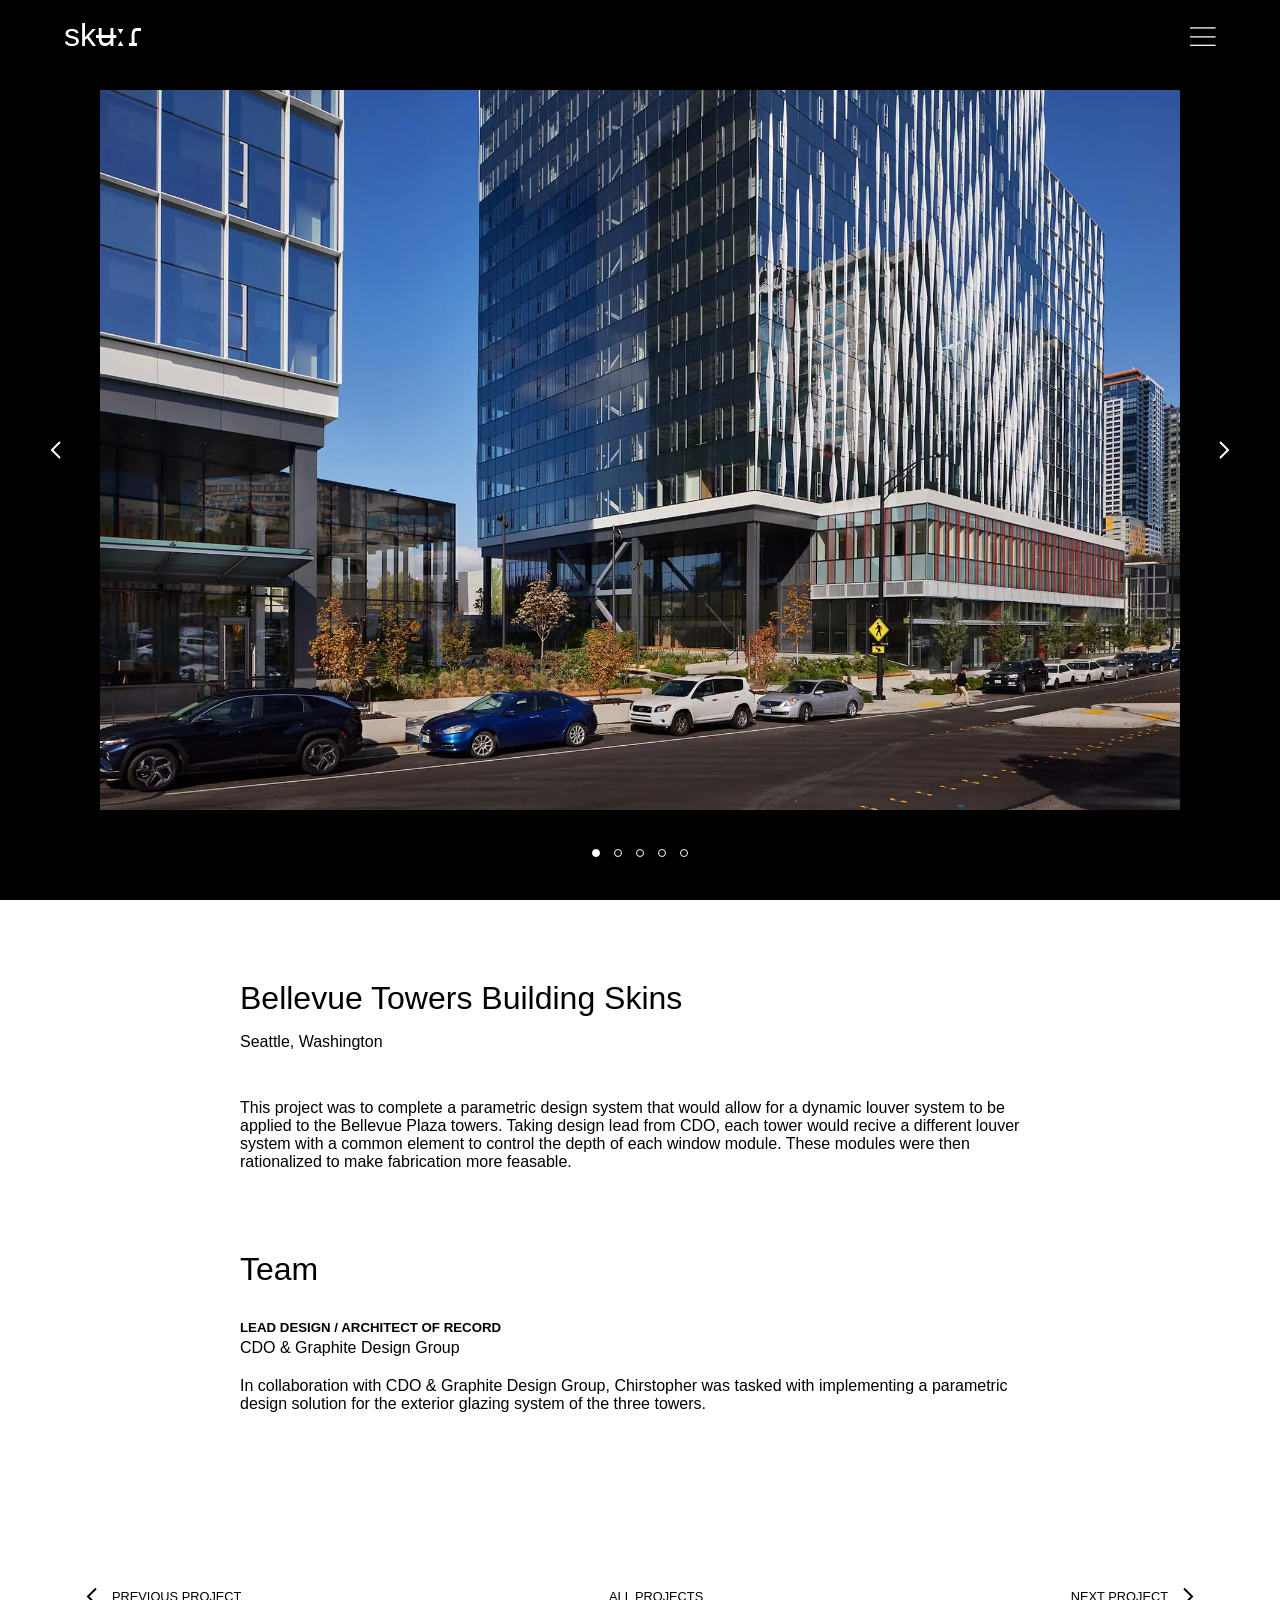
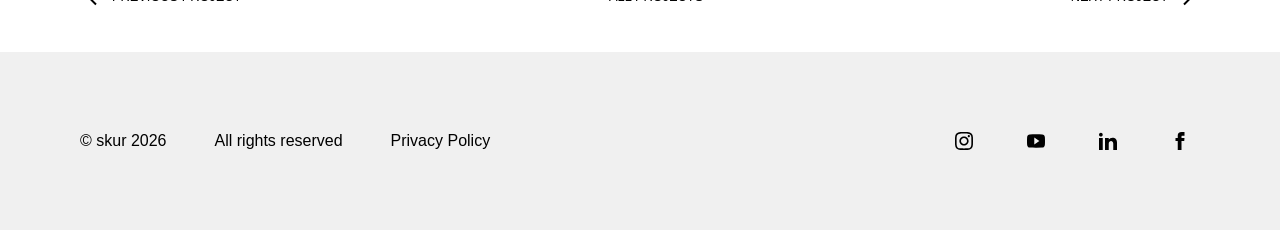
<file: projects/bellevue.html>
<!DOCTYPE html>
<html lang="en">

<head>
    <meta charset="UTF-8">
    <meta name="viewport" content="width=device-width, initial-scale=1.0">
    
    <link rel="stylesheet" href="../css/transition.css">
    <link rel="stylesheet" href="../css/styles.css">
    <link rel="stylesheet" href="../css/slider.css">

    <title>Bellevue Towers Building Skins</title>

    <script src="../js/nav.js" defer></script>
    <script src="../js/tranistion.js"></script>
    <script src="../js/slider.js" defer></script>
    <script src="../js/year.js" defer></script>
    
</head>

<!-- Google tag (gtag.js) -->
<script async src="https://www.googletagmanager.com/gtag/js?id=G-50E56W7ZN3"></script>
<script>
  window.dataLayer = window.dataLayer || [];
  function gtag(){dataLayer.push(arguments);}
  gtag('js', new Date());

  gtag('config', 'G-50E56W7ZN3');
</script>

<body>
  <header class="primary-header flex">

    <div data-visible="false" class="logo flex">
        <a class="logo-text light link-fdr" href="../index.html">skʉːɾ</a>
    </div>

    <button class="menu-button flex light" aria-controls="primary-navigation" aria-expanded="false">
        <span class="sr-only">Menu</span>
        <svg class="hamburger" viewBox="0 0 100 80" width="1.6rem">
            <rect class="line top"
                  width="100" height="5"
                  x="0" y="5">
            </rect>
            <rect class="line middle"
                  width="100" height="5"
                  x="0" y="40">
            </rect>
            <rect class="line bottom"
                  width="100" height="5"
                  x="0" y="73">
            </rect>
        </svg>
    </button>

    <nav aria-label="primary menu">
        <div id="primary-navigation" data-visible="false" class="primary-navigation flex">

            <div class="nav-container flex-col">
                
                <ul class="flex">
                    <li class="active">
                        <a class="link-fdr highlighter" href="../index.html">Home</a>
                    </li>
                    <li>
                        <a class="link-fdr highlighter" href="../about.html">About</a>
                    </li>
                    <!-- <li>
                        <a class="link-fdr" href="portfoloi.html">
                            <span aria-hidden="true">02</span>Portfolio
                        </a>
                    </li> -->
                    <li>
                        <a class="link-fdr highlighter" href="../contact.html">Contact</a>
                    </li>
                </ul>

                <div class="social-icons flex">
                    <img class="social-icons highlighter" src="../img/icons/logo-instagram.svg">
                    <img class="social-icons highlighter" src="../img/icons/logo-youtube.svg">
                    <img class="social-icons highlighter" src="../img/icons/logo-linkedin.svg">
                    <img class="social-icons highlighter" src="../img/icons/logo-facebook.svg">
                </div>

            </div>

            <div class="nav-info flex">
                <div class="ft-copy"><span>© skur</span> <span class="yrspan"></span></div> 
                <div class="ft-privacy"><p class="highlighter">Privacy Policy</p></div>
            </div>

            <div class="logo-big">
                <a class="link-fdr sk-yellow" href="index.html">skʉːɾ</a>
            </div>
                
        </div>
    </nav>

</header>

  <!-- fade transition element -->
  <div id="transition-bg" class="transition-bg transition-1 is-active"></div>

  <!-- image slider -->
  <div class="slider">
      <div class="carousel">

        <button type="button" class="carousel_btn jsPrev" aria-label="Previous slide">
          <img src="../img/left.svg" alt="">
        </button>
    
        <div class="carousel_track-container">
          <ul class="carousel_track">

            <li class="carousel_slide is-selected">
              <div class="carousel_image">
                <img src="../img/portfolio/belvueTowers/bellevueTowers02.jpg" alt="" role="presentation">> 
              </div>
              <!-- <h2 class="carousel_title"></h2> -->
            </li>

            <li class="carousel_slide">
              <div class="carousel_image">
                <img src="../img/portfolio/belvueTowers/bellevueTowers03.jpg" alt="" role="presentation">
              </div>
              <!-- <h2 class="carousel_title"></h2> -->
            </li>

            <li class="carousel_slide">
              <div class="carousel_image">
                <img src="../img/portfolio/belvueTowers/bellevueTowers04.jpg" alt="" role="presentation">
              </div>
              <!-- <h2 class="carousel_title"></h2> -->
            </li>

            <li class="carousel_slide">
              <div class="carousel_image">
                <img src="../img/portfolio/belvueTowers/bellevueTowers05.png" alt="" role="presentation">
              </div>
              <!-- <h2 class="carousel_title"></h2> -->
            </li>

            <li class="carousel_slide">
              <div class="carousel_image">
                <img src="../img/portfolio/belvueTowers/bellevueTowers01.jpg" alt="" role="presentation">
              </div>
              <!-- <h2 class="carousel_title"></h2> -->
            </li>

          </ul>
        </div>
    
        <button type="button" class="carousel_btn jsNext" aria-label="Next slide">
          <img src="../img/right.svg" alt="">
        </button>

      </div>
    </div>

  <!-- project info section -->
  <div class="project-info">
    <div class="project-description">

      <h2 class="project-title">Bellevue Towers Building Skins</h2>
      <p class="project-location">Seattle, Washington</p>

      <p>This project was to complete a parametric design system that would allow for a dynamic louver system to be applied
        to the Bellevue Plaza towers. Taking design lead from CDO, each tower would recive a different louver system with a common 
        element to control the depth of each window module. These modules were then rationalized to make fabrication more feasable.
      </p>

      <h2 class="team-title">Team</h2>
      <ul class="team-list">
        <li>
          <h5>LEAD DESIGN / ARCHITECT OF RECORD</h5>
          <p>CDO & Graphite Design Group</p>
        </li>
        <li>
          <p>In collaboration with CDO & Graphite Design Group, Chirstopher was tasked with implementing a 
            parametric design solution for the exterior glazing system of the three towers.</p>
        </li>

    </div>
  </div>

  <!-- previous next nav section -->
  <nav class="post-nav">
    <ul class="links flex">
      <li class="highlighter">
        <a id="prev-link" class="prev" href="Butterfly.html">
          <span>Prev</span><!--
          --><span class="wide-text">ious Project</span>
        </a>
      </li>
      <li class="highlighter">
        <a id="all-link" class="all" href="../index.html">
          <span>All</span><!--
          --><span class="wide-text"> Projects</span>
        </a>
      </li>
      <li class="highlighter">
        <a id="next-link" class="next" href="radius.html">
          <span>Next</span><!--
          --><span class="wide-text"> Project</span>
        </a>
      </li>
    </ul>
  </nav>

  <footer>
    <div class="footer-container flex">

      <div class="legal flex">
        <div class="ft-copy"><span>© skur</span> <span class="yrspan"></span></div> 
        <div class="ft-rights"><span>All rights reserved</span></div> 
        <div class="ft-privacy"><span class="highlighter">Privacy Policy</span></div> 
      </div>
      
      <div class="social-icons flex">
        <img class="social-icons highlighter" src="../img/icons/logo-instagram.svg">
        <img class="social-icons highlighter" src="../img/icons/logo-youtube.svg">
        <img class="social-icons highlighter" src="../img/icons/logo-linkedin.svg">
        <img class="social-icons highlighter" src="../img/icons/logo-facebook.svg">
      </div>

    </div>
</footer>

</body>
</file>
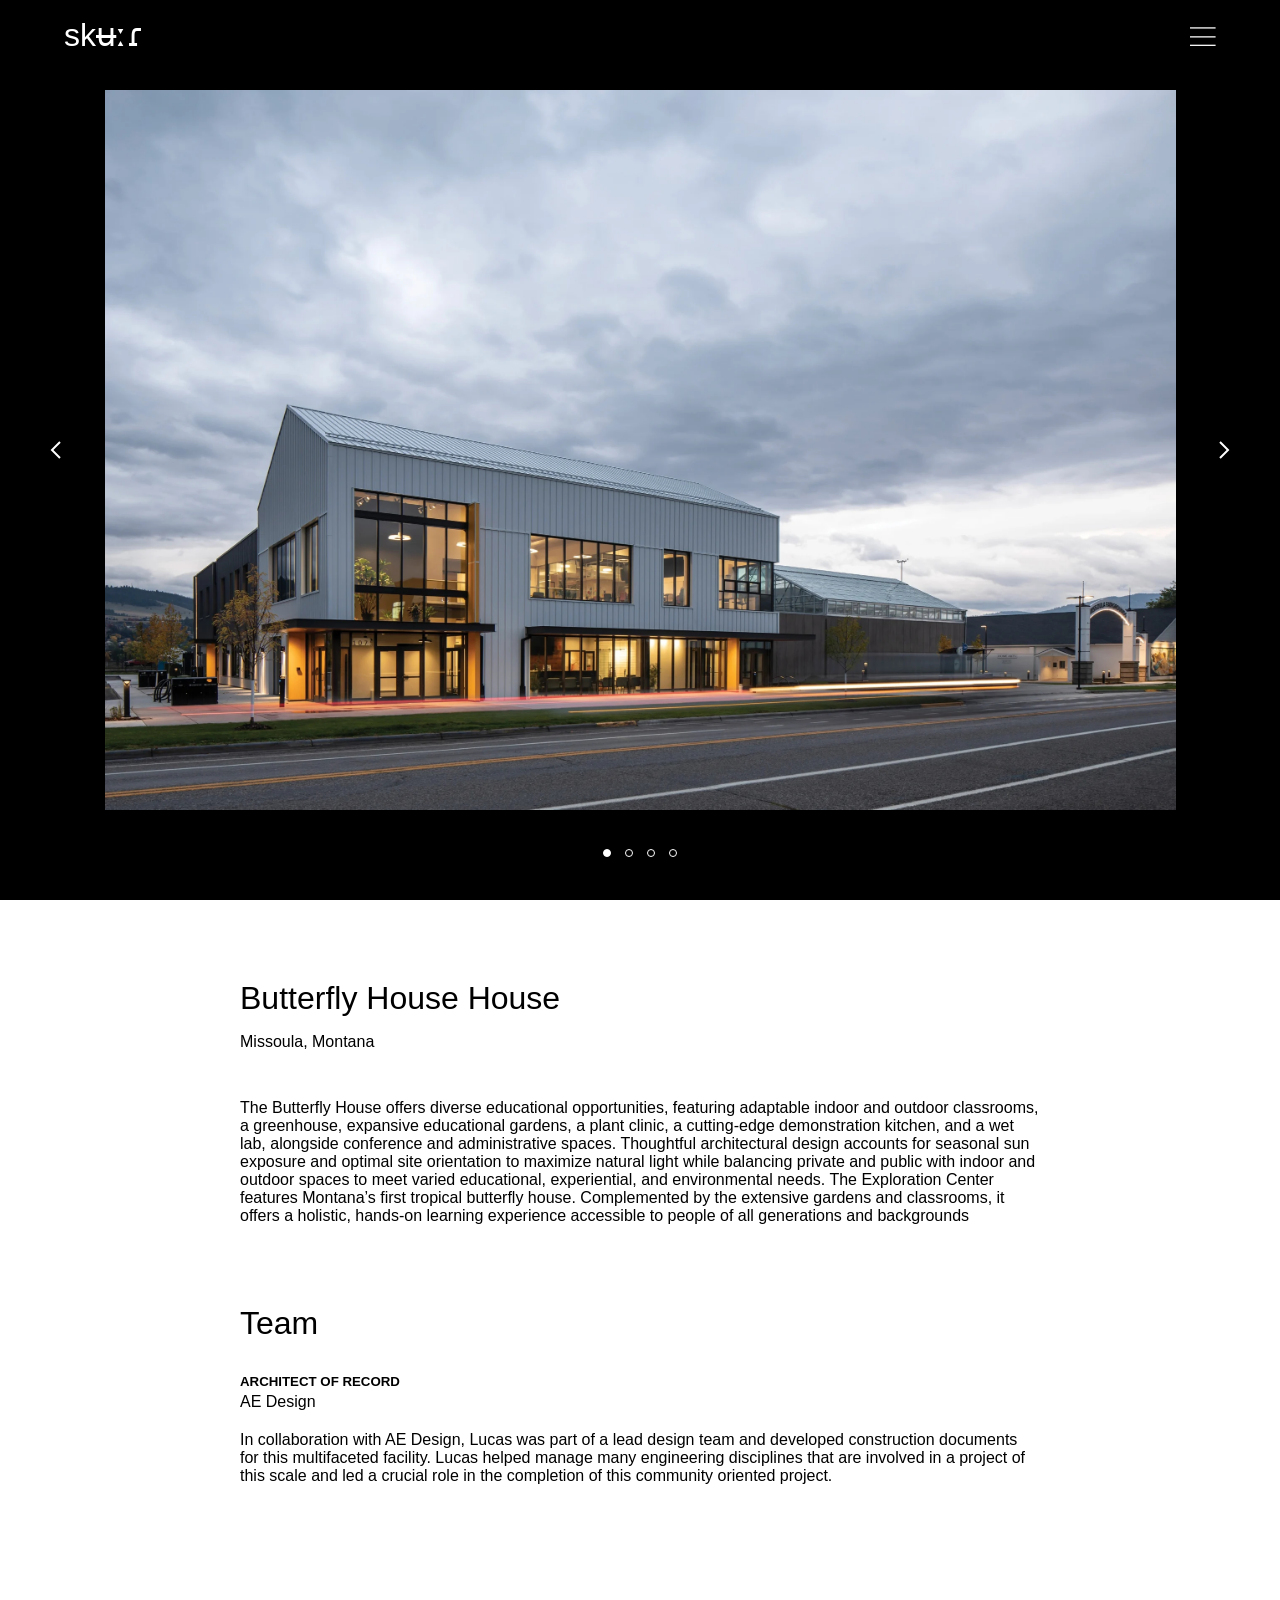
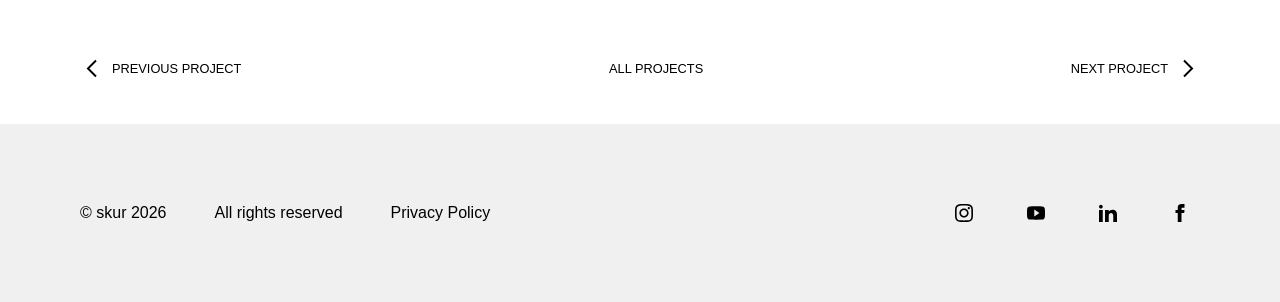
<file: projects/Butterfly.html>
<!DOCTYPE html>
<html lang="en">

<head>
    <meta charset="UTF-8">
    <meta name="viewport" content="width=device-width, initial-scale=1.0">
    
    <link rel="stylesheet" href="../css/transition.css">
    <link rel="stylesheet" href="../css/styles.css">
    <link rel="stylesheet" href="../css/slider.css">

    <title>Butterfly House</title>

    <script src="../js/nav.js" defer></script>
    <script src="../js/tranistion.js"></script>
    <script src="../js/slider.js" defer></script>
    <script src="../js/year.js" defer></script>
    
</head>

<!-- Google tag (gtag.js) -->
<script async src="https://www.googletagmanager.com/gtag/js?id=G-50E56W7ZN3"></script>
<script>
  window.dataLayer = window.dataLayer || [];
  function gtag(){dataLayer.push(arguments);}
  gtag('js', new Date());

  gtag('config', 'G-50E56W7ZN3');
</script>

<body>
  <header class="primary-header flex">

    <div data-visible="false" class="logo flex">
        <a class="logo-text light link-fdr" href="../index.html">skʉːɾ</a>
    </div>

    <button class="menu-button flex light" aria-controls="primary-navigation" aria-expanded="false">
        <span class="sr-only">Menu</span>
        <svg class="hamburger" viewBox="0 0 100 80" width="1.6rem">
            <rect class="line top"
                  width="100" height="5"
                  x="0" y="5">
            </rect>
            <rect class="line middle"
                  width="100" height="5"
                  x="0" y="40">
            </rect>
            <rect class="line bottom"
                  width="100" height="5"
                  x="0" y="73">
            </rect>
        </svg>
    </button>

    <nav aria-label="primary menu">
        <div id="primary-navigation" data-visible="false" class="primary-navigation flex">

            <div class="nav-container flex-col">
                
                <ul class="flex">
                    <li class="active">
                        <a class="link-fdr highlighter" href="../index.html">Home</a>
                    </li>
                    <li>
                        <a class="link-fdr highlighter" href="../about.html">About</a>
                    </li>
                    <!-- <li>
                        <a class="link-fdr" href="portfoloi.html">
                            <span aria-hidden="true">02</span>Portfolio
                        </a>
                    </li> -->
                    <li>
                        <a class="link-fdr highlighter" href="../contact.html">Contact</a>
                    </li>
                </ul>

                <div class="social-icons flex">
                    <img class="social-icons highlighter" src="../img/icons/logo-instagram.svg">
                    <img class="social-icons highlighter" src="../img/icons/logo-youtube.svg">
                    <img class="social-icons highlighter" src="../img/icons/logo-linkedin.svg">
                    <img class="social-icons highlighter" src="../img/icons/logo-facebook.svg">
                </div>

            </div>

            <div class="nav-info flex">
                <div class="ft-copy"><span>© skur</span> <span class="yrspan"></span></div> 
                <div class="ft-privacy"><p class="highlighter">Privacy Policy</p></div>
            </div>

            <div class="logo-big">
                <a class="link-fdr sk-yellow" href="index.html">skʉːɾ</a>
            </div>
                
        </div>
    </nav>

</header>

  <!-- fade transition element -->
  <div id="transition-bg" class="transition-bg transition-1 is-active"></div>

  <!-- image slider -->
  <div class="slider">
      <div class="carousel">

        <button type="button" class="carousel_btn jsPrev" aria-label="Previous slide">
          <img src="../img/left.svg" alt="">
        </button>
    
        <div class="carousel_track-container">
          <ul class="carousel_track">

            <li class="carousel_slide is-selected">
              <div class="carousel_image">
                <img src="../img/portfolio/butterflyHouse/butterfly01.jpg" alt="" role="presentation">> 
              </div>
              <!-- <h2 class="carousel_title"></h2> -->
            </li>

            <li class="carousel_slide">
              <div class="carousel_image">
                <img src="../img/portfolio/butterflyHouse/butterfly02.jpg" alt="" role="presentation">
              </div>
              <!-- <h2 class="carousel_title"></h2> -->
            </li>

            <li class="carousel_slide">
              <div class="carousel_image">
                <img src="../img/portfolio/butterflyHouse/butterfly03.jpg" alt="" role="presentation">
              </div>
              <!-- <h2 class="carousel_title"></h2> -->
            </li>

            <li class="carousel_slide">
              <div class="carousel_image">
                <img src="../img/portfolio/butterflyHouse/butterfly04.jpg" alt="" role="presentation">
              </div>
              <!-- <h2 class="carousel_title"></h2> -->
            </li>

          </ul>
        </div>
    
        <button type="button" class="carousel_btn jsNext" aria-label="Next slide">
          <img src="../img/right.svg" alt="">
        </button>

      </div>
    </div>

  <!-- project info section -->
  <div class="project-info">
    <div class="project-description">

      <h2 class="project-title">Butterfly House House</h2>
      <p class="project-location">Missoula, Montana</p>

      <p>
        The Butterfly House offers diverse educational opportunities,
        featuring adaptable indoor and outdoor classrooms, a greenhouse,
        expansive educational gardens, a plant clinic, a cutting-edge
        demonstration kitchen, and a wet lab, alongside conference and
        administrative spaces. Thoughtful architectural design accounts for
        seasonal sun exposure and optimal site orientation to maximize natural
        light while balancing private and public with indoor and outdoor
        spaces to meet varied educational, experiential, and environmental
        needs. The Exploration Center features Montana’s first tropical
        butterfly house. Complemented by the extensive gardens and classrooms,
        it offers a holistic, hands-on learning experience accessible to
        people of all generations and backgrounds
      </p>

      <h2 class="team-title">Team</h2>
      <ul class="team-list">
        <li>
          <h5>ARCHITECT OF RECORD</h5>
          <p>AE Design</p>
        </li>

        <li>
          <p>In collaboration with AE Design, Lucas was part of a lead design team
            and developed construction documents for this multifaceted facility.
            Lucas helped manage many engineering disciplines that are involved in
            a project of this scale and led a crucial role in the completion of
            this community oriented project.</p>
        </li>
      </ul>

    </div>
  </div>

  <!-- previous next nav section -->
  <nav class="post-nav">
    <ul class="links flex">
      <li class="highlighter">
        <a id="prev-link" class="prev" href="westside.html">
          <span>Prev</span><!--
          --><span class="wide-text">ious Project</span>
        </a>
      </li>
      <li class="highlighter">
        <a id="all-link" class="all" href="../index.html">
          <span>All</span><!--
          --><span class="wide-text"> Projects</span>
        </a>
      </li>
      <li class="highlighter">
        <a id="next-link" class="next" href="bellevue.html">
          <span>Next</span><!--
          --><span class="wide-text"> Project</span>
        </a>
      </li>
    </ul>
  </nav>

  <footer>
    <div class="footer-container flex">

      <div class="legal flex">
        <div class="ft-copy"><span>© skur</span> <span class="yrspan"></span></div> 
        <div class="ft-rights"><span>All rights reserved</span></div> 
        <div class="ft-privacy"><span class="highlighter">Privacy Policy</span></div> 
      </div>
      
      <div class="social-icons flex">
        <img class="social-icons highlighter" src="../img/icons/logo-instagram.svg">
        <img class="social-icons highlighter" src="../img/icons/logo-youtube.svg">
        <img class="social-icons highlighter" src="../img/icons/logo-linkedin.svg">
        <img class="social-icons highlighter" src="../img/icons/logo-facebook.svg">
      </div>

    </div>
</footer>

</body>
</file>
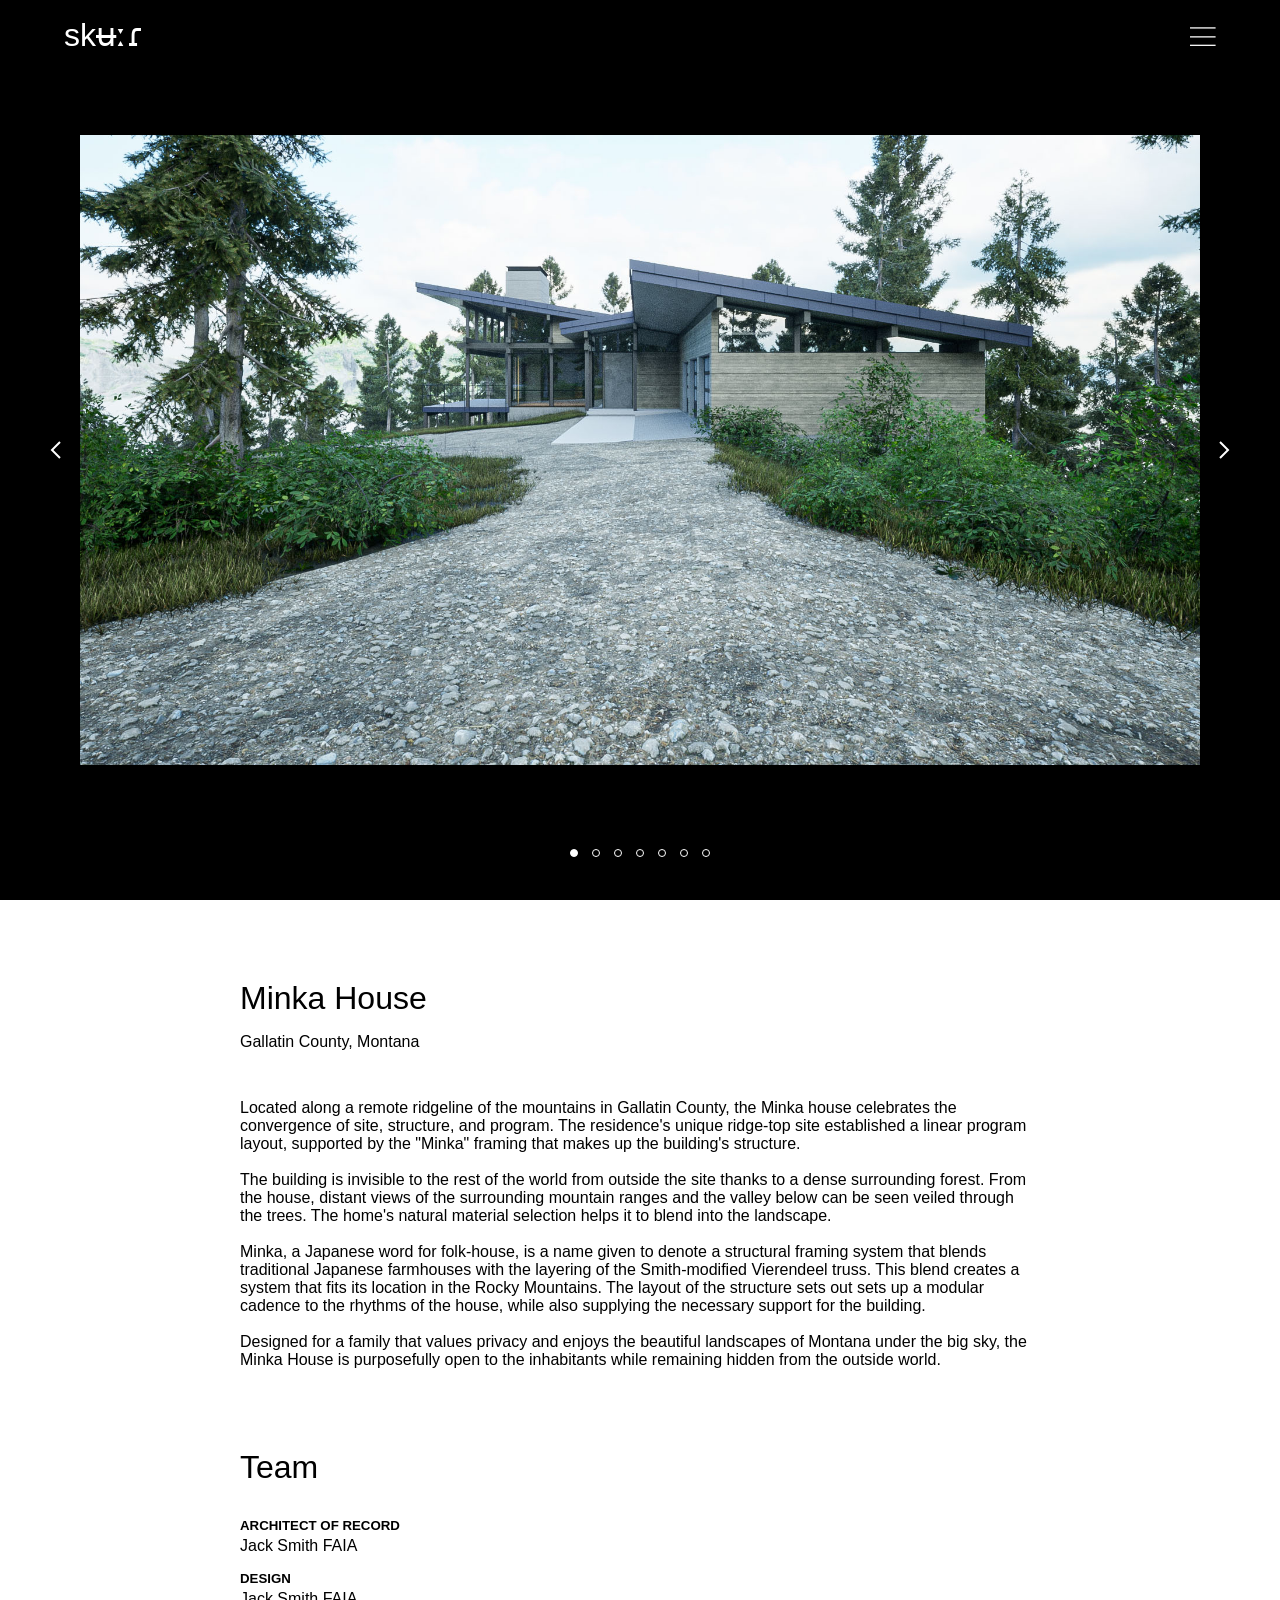
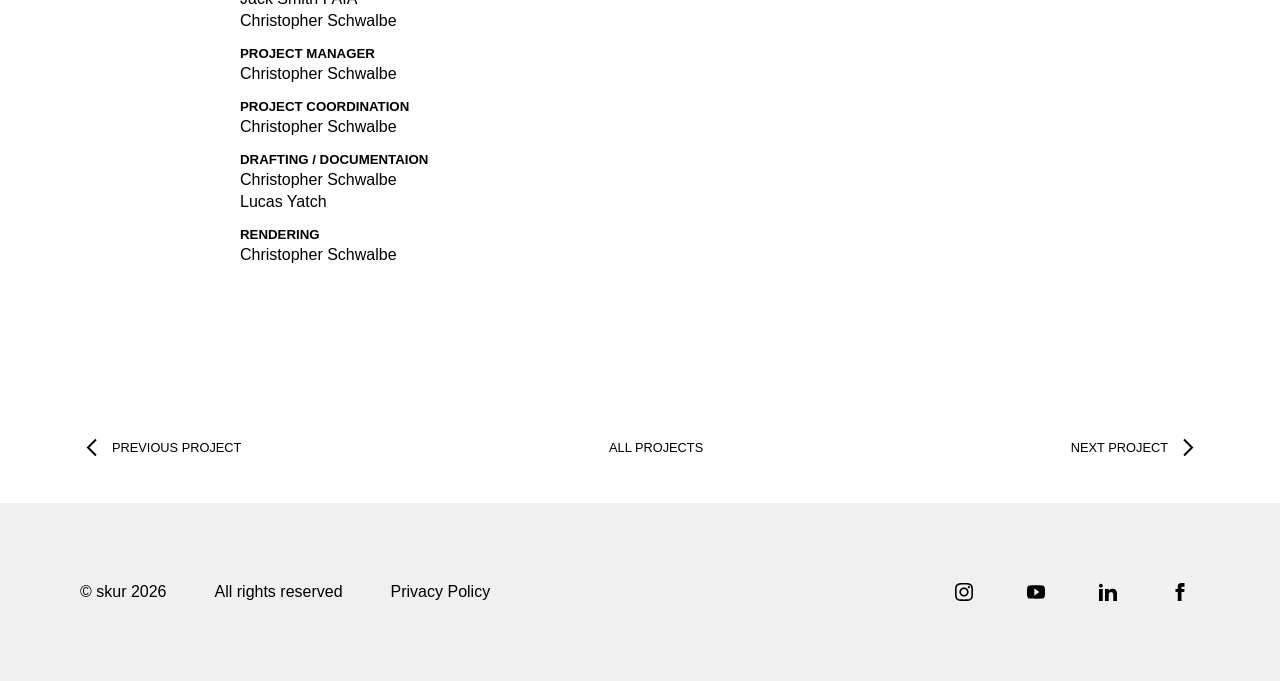
<file: projects/minka.html>
<!DOCTYPE html>
<html lang="en">

<head>
    <meta charset="UTF-8">
    <meta name="viewport" content="width=device-width, initial-scale=1.0">
    
    <link rel="stylesheet" href="../css/transition.css">
    <link rel="stylesheet" href="../css/styles.css">
    <link rel="stylesheet" href="../css/slider.css">

    <title>Minka House</title>

    <script src="../js/nav.js" defer></script>
    <script src="../js/tranistion.js"></script>
    <script src="../js/slider.js" defer></script>
    <script src="../js/year.js" defer></script>
    
</head>

<!-- Google tag (gtag.js) -->
<script async src="https://www.googletagmanager.com/gtag/js?id=G-50E56W7ZN3"></script>
<script>
  window.dataLayer = window.dataLayer || [];
  function gtag(){dataLayer.push(arguments);}
  gtag('js', new Date());

  gtag('config', 'G-50E56W7ZN3');
</script>

<body>
  <header class="primary-header flex">

    <div data-visible="false" class="logo flex">
        <a class="logo-text light link-fdr" href="../index.html">skʉːɾ</a>
    </div>

    <button class="menu-button flex light" aria-controls="primary-navigation" aria-expanded="false">
        <span class="sr-only">Menu</span>
        <svg class="hamburger" viewBox="0 0 100 80" width="1.6rem">
            <rect class="line top"
                  width="100" height="5"
                  x="0" y="5">
            </rect>
            <rect class="line middle"
                  width="100" height="5"
                  x="0" y="40">
            </rect>
            <rect class="line bottom"
                  width="100" height="5"
                  x="0" y="73">
            </rect>
        </svg>
    </button>

    <nav aria-label="primary menu">
        <div id="primary-navigation" data-visible="false" class="primary-navigation flex">

            <div class="nav-container flex-col">
                
                <ul class="flex">
                    <li class="active">
                        <a class="link-fdr highlighter" href="../index.html">Home</a>
                    </li>
                    <li>
                        <a class="link-fdr highlighter" href="../about.html">About</a>
                    </li>
                    <!-- <li>
                        <a class="link-fdr" href="portfoloi.html">
                            <span aria-hidden="true">02</span>Portfolio
                        </a>
                    </li> -->
                    <li>
                        <a class="link-fdr highlighter" href="../contact.html">Contact</a>
                    </li>
                </ul>

                <div class="social-icons flex">
                    <img class="social-icons highlighter" src="../img/icons/logo-instagram.svg">
                    <img class="social-icons highlighter" src="../img/icons/logo-youtube.svg">
                    <img class="social-icons highlighter" src="../img/icons/logo-linkedin.svg">
                    <img class="social-icons highlighter" src="../img/icons/logo-facebook.svg">
                </div>

            </div>

            <div class="nav-info flex">
                <div class="ft-copy"><span>© skur</span> <span class="yrspan"></span></div> 
                <div class="ft-privacy"><p class="highlighter">Privacy Policy</p></div>
            </div>

            <div class="logo-big">
                <a class="link-fdr sk-yellow" href="../index.html">skʉːɾ</a>
            </div>
                
        </div>
    </nav>

  </header>

  <!-- fade transition element -->
  <div id="transition-bg" class="transition-bg transition-1 is-active"></div>

  <!-- image slider -->
  <div class="slider">
      <div class="carousel">

        <button type="button" class="carousel_btn jsPrev" aria-label="Previous slide">
          <img src="../img/left.svg" alt="">
        </button>
    
        <div class="carousel_track-container">
          <ul class="carousel_track">

            <li class="carousel_slide is-selected">
              <div class="carousel_image">
                <img src="../img/portfolio/minka/entry02.jpg" alt="" role="presentation">> 
              </div>
              <!-- <h2 class="carousel_title"></h2> -->
            </li>

            <li class="carousel_slide">
              <div class="carousel_image">
                <img src="../img/portfolio/minka/westelevation-summer.jpg" alt="" role="presentation">
              </div>
              <!-- <h2 class="carousel_title"></h2> -->
            </li>

            <li class="carousel_slide">
              <div class="carousel_image">
                <img src="../img/portfolio/minka/Image4.jpg" alt="" role="presentation">
              </div>
              <!-- <h2 class="carousel_title"></h2> -->
            </li>

            <li class="carousel_slide">
              <div class="carousel_image">
                <img src="../img/portfolio/minka/to-garage.jpg" alt="" role="presentation">
              </div>
              <!-- <h2 class="carousel_title"></h2> -->
            </li>

            <li class="carousel_slide">
              <div class="carousel_image">
                <img src="../img/portfolio/minka/construction01.jpg" alt="" role="presentation">
              </div>
              <!-- <h2 class="carousel_title"></h2> -->
            </li>

            <li class="carousel_slide">
              <div class="carousel_image">
                <img src="../img/portfolio/minka/construction02.jpg" alt="" role="presentation">
              </div>
              <!-- <h2 class="carousel_title"></h2> -->
            </li>

            <li class="carousel_slide">
              <div class="carousel_image">
                <img src="../img/portfolio/minka/construction03.jpg" alt="" role="presentation">
              </div>
              <!-- <h2 class="carousel_title"></h2> -->
            </li>

          </ul>
        </div>
    
        <button type="button" class="carousel_btn jsNext" aria-label="Next slide">
          <img src="../img/right.svg" alt="">
        </button>

      </div>
    </div>

  <!-- project info section -->
  <div class="project-info">
    <div class="project-description">

      <h2 class="project-title">Minka House</h2>
      <p class="project-location">Gallatin County, Montana</p>

      <p>Located along a remote ridgeline of the mountains in Gallatin County, the Minka house celebrates 
        the convergence of site, structure, and program. The residence's unique ridge-top site established 
        a linear program layout, supported by the "Minka" framing that makes up the building's structure.
        <br>
        <br>
        The building is invisible to the rest of the world from outside the site thanks to a dense 
        surrounding forest. From the house, distant views of the surrounding mountain ranges and the 
        valley below can be seen veiled through the trees. The home's natural material selection helps it to blend into 
        the landscape.
        <br>
        <br>
        Minka, a Japanese word for folk-house, is a name given to denote a structural 
        framing system that blends traditional Japanese farmhouses with the layering of the Smith-modified Vierendeel truss.
        This blend creates a system that fits its location in the Rocky Mountains.
        The layout of the structure sets out sets up a modular cadence to the rhythms of the house, while also supplying the
        necessary support for the building.
        <br>
        <br>
        Designed for a family that values privacy and enjoys the beautiful landscapes of Montana under the 
        big sky, the Minka House is purposefully open to the inhabitants while remaining hidden from the 
        outside world.
      </p>

      <h2 class="team-title">Team</h2>
      <ul class="team-list">
        <li>
          <h5>ARCHITECT OF RECORD</h5>
          <p>Jack Smith FAIA</p>
        </li>
        <li>
          <h5>DESIGN</h5>
          <p>Jack Smith FAIA</p>
          <p>Christopher Schwalbe</p>
        </li>
        <li>
          <h5>PROJECT MANAGER</h5>
          <p>Christopher Schwalbe</p>
        </li>
        <li>
          <h5>PROJECT COORDINATION</h5>
          <p>Christopher Schwalbe</p>
        </li>
        <li>
          <h5>DRAFTING / DOCUMENTAION</h5>
          <p>Christopher Schwalbe</p>
          <p>Lucas Yatch</p>
        </li>
        <li>
          <h5>RENDERING</h5>
          <p>Christopher Schwalbe</p>
        </li>
      </ul>

    </div>
  </div>

  <!-- previous next nav section -->
  <nav class="post-nav">
    <ul class="links flex">
      <li class="highlighter">
        <a id="prev-link" class="prev" href="hopp.html">
          <span>Prev</span><!--
          --><span class="wide-text">ious Project</span>
        </a>
      </li>
      <li class="highlighter">
        <a id="all-link" class="all" href="../index.html">
          <span>All</span><!--
          --><span class="wide-text"> Projects</span>
        </a>
      </li>
      <li class="highlighter">
        <a id="next-link" class="next" href="flora.html">
          <span>Next</span><!--
          --><span class="wide-text"> Project</span>
        </a>
      </li>
    </ul>
  </nav>

  <footer>
    <div class="footer-container flex">

      <div class="legal flex">
        <div class="ft-copy"><span>© skur</span> <span class="yrspan"></span></div> 
        <div class="ft-rights"><span>All rights reserved</span></div> 
        <div class="ft-privacy"><span class="">Privacy Policy</span></div> 
      </div>
      
      <div class="social-icons flex">
        <img class="social-icons highlighter" src="../img/icons/logo-instagram.svg">
        <img class="social-icons highlighter" src="../img/icons/logo-youtube.svg">
        <img class="social-icons highlighter" src="../img/icons/logo-linkedin.svg">
        <img class="social-icons highlighter" src="../img/icons/logo-facebook.svg">
      </div>

    </div>
  </footer>

</body>
</file>
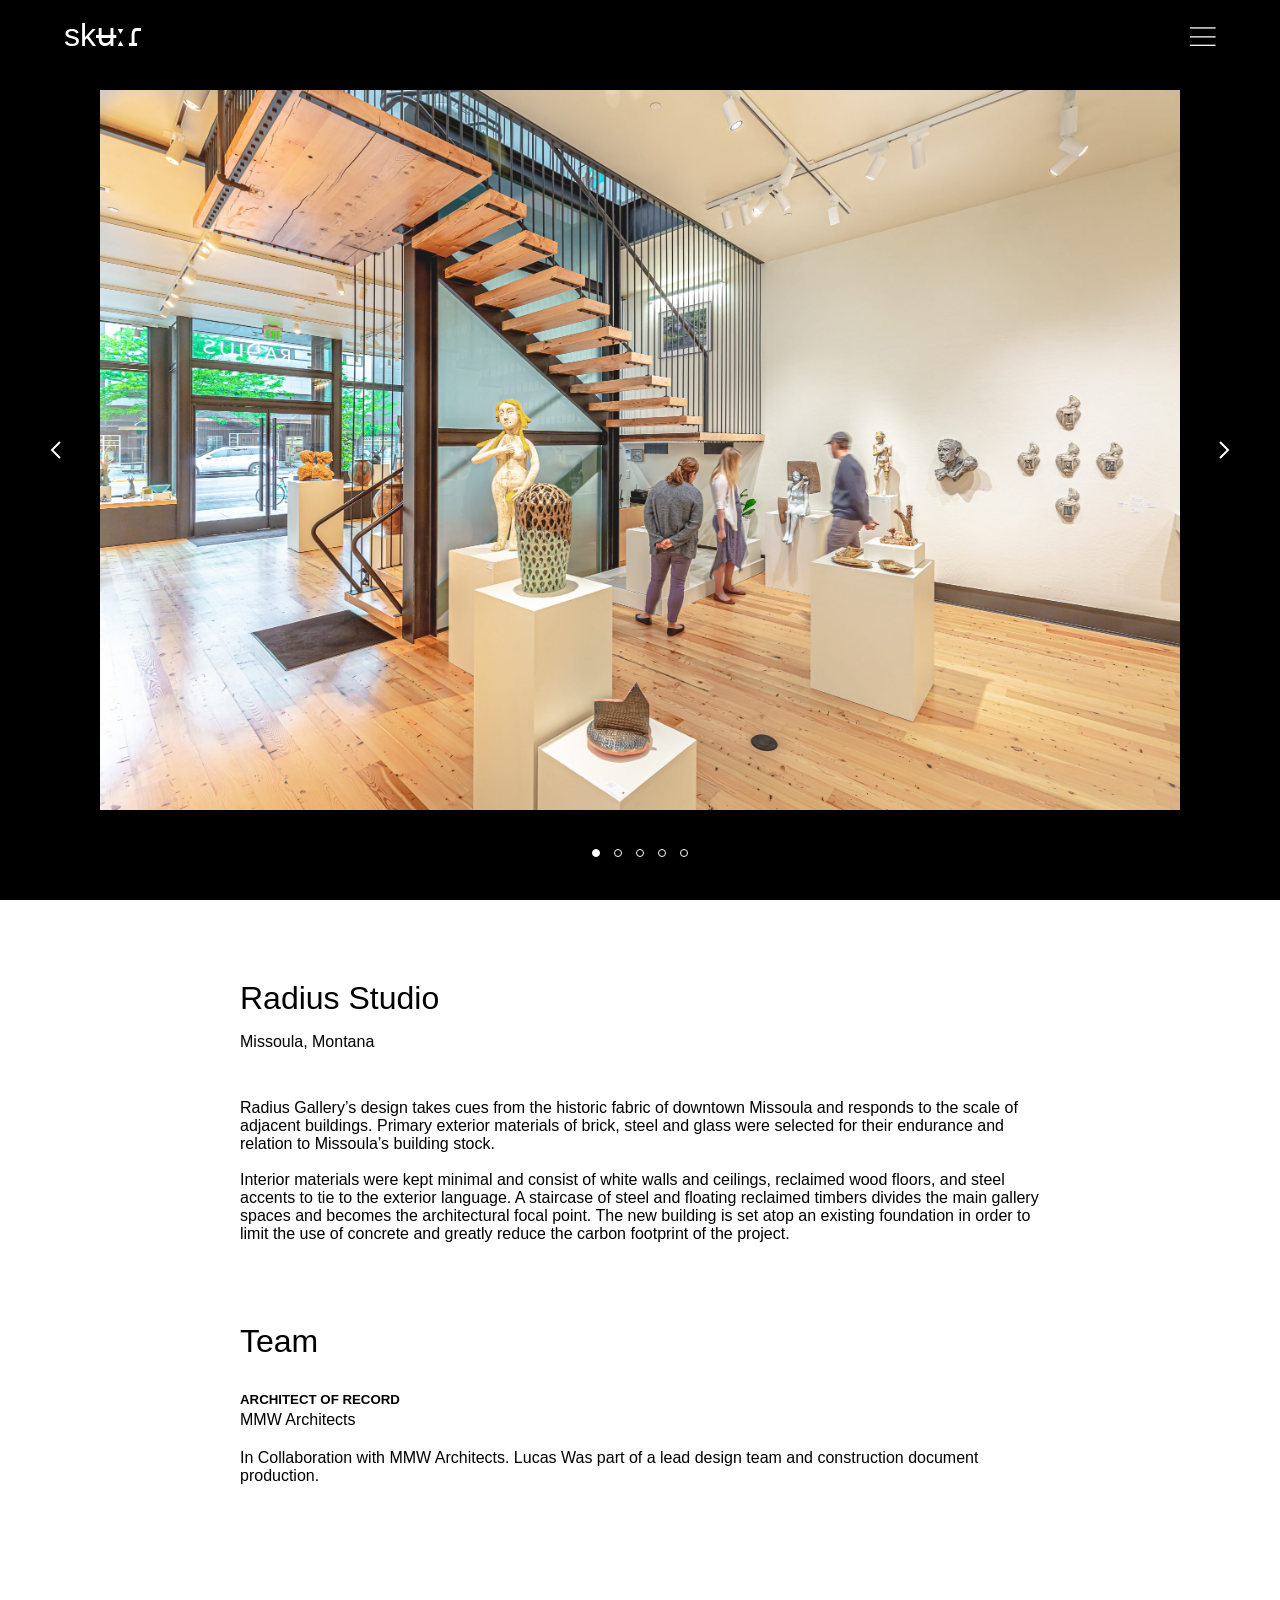
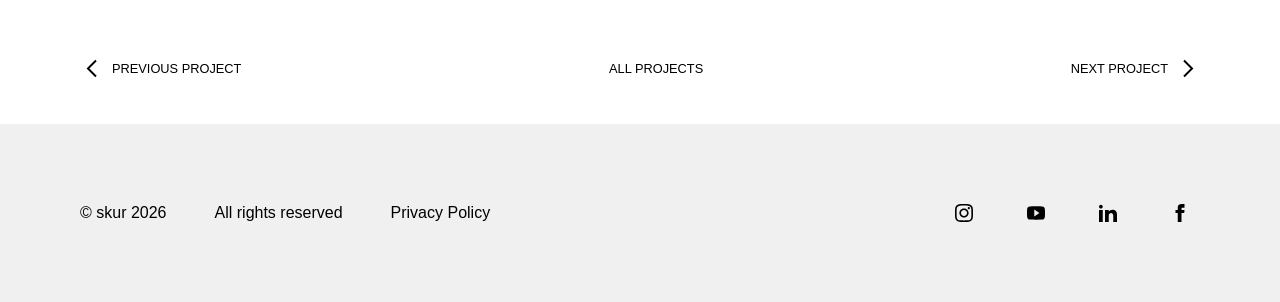
<file: projects/radius.html>
<!DOCTYPE html>
<html lang="en">

<head>
    <meta charset="UTF-8">
    <meta name="viewport" content="width=device-width, initial-scale=1.0">
    
    <link rel="stylesheet" href="../css/transition.css">
    <link rel="stylesheet" href="../css/styles.css">
    <link rel="stylesheet" href="../css/slider.css">

    <title>Radius Studio</title>

    <script src="../js/nav.js" defer></script>
    <script src="../js/tranistion.js"></script>
    <script src="../js/slider.js" defer></script>
    <script src="../js/year.js" defer></script>
    
</head>

<!-- Google tag (gtag.js) -->
<script async src="https://www.googletagmanager.com/gtag/js?id=G-50E56W7ZN3"></script>
<script>
  window.dataLayer = window.dataLayer || [];
  function gtag(){dataLayer.push(arguments);}
  gtag('js', new Date());

  gtag('config', 'G-50E56W7ZN3');
</script>

<body>
  <header class="primary-header flex">

    <div data-visible="false" class="logo flex">
        <a class="logo-text light link-fdr" href="../index.html">skʉːɾ</a>
    </div>

    <button class="menu-button flex light" aria-controls="primary-navigation" aria-expanded="false">
        <span class="sr-only">Menu</span>
        <svg class="hamburger" viewBox="0 0 100 80" width="1.6rem">
            <rect class="line top"
                  width="100" height="5"
                  x="0" y="5">
            </rect>
            <rect class="line middle"
                  width="100" height="5"
                  x="0" y="40">
            </rect>
            <rect class="line bottom"
                  width="100" height="5"
                  x="0" y="73">
            </rect>
        </svg>
    </button>

    <nav aria-label="primary menu">
        <div id="primary-navigation" data-visible="false" class="primary-navigation flex">

            <div class="nav-container flex-col">
                
                <ul class="flex">
                    <li class="active">
                        <a class="link-fdr highlighter" href="../index.html">Home</a>
                    </li>
                    <li>
                        <a class="link-fdr highlighter" href="../about.html">About</a>
                    </li>
                    <!-- <li>
                        <a class="link-fdr" href="portfoloi.html">
                            <span aria-hidden="true">02</span>Portfolio
                        </a>
                    </li> -->
                    <li>
                        <a class="link-fdr highlighter" href="../contact.html">Contact</a>
                    </li>
                </ul>

                <div class="social-icons flex">
                    <img class="social-icons highlighter" src="../img/icons/logo-instagram.svg">
                    <img class="social-icons highlighter" src="../img/icons/logo-youtube.svg">
                    <img class="social-icons highlighter" src="../img/icons/logo-linkedin.svg">
                    <img class="social-icons highlighter" src="../img/icons/logo-facebook.svg">
                </div>

            </div>

            <div class="nav-info flex">
                <div class="ft-copy"><span>© skur</span> <span class="yrspan"></span></div> 
                <div class="ft-privacy"><p class="highlighter">Privacy Policy</p></div>
            </div>

            <div class="logo-big">
                <a class="link-fdr sk-yellow" href="index.html">skʉːɾ</a>
            </div>
                
        </div>
    </nav>

</header>

  <!-- fade transition element -->
  <div id="transition-bg" class="transition-bg transition-1 is-active"></div>

  <!-- image slider -->
  <div class="slider">
      <div class="carousel">

        <button type="button" class="carousel_btn jsPrev" aria-label="Previous slide">
          <img src="../img/left.svg" alt="">
        </button>
    
        <div class="carousel_track-container">
          <ul class="carousel_track">

            <li class="carousel_slide is-selected">
              <div class="carousel_image">
                <img src="../img/portfolio/radius/Radius01.jpg" alt="" role="presentation">> 
              </div>
              <!-- <h2 class="carousel_title"></h2> -->
            </li>

            <li class="carousel_slide">
              <div class="carousel_image">
                <img src="../img/portfolio/radius/Radius02.jpg" alt="" role="presentation">
              </div>
              <!-- <h2 class="carousel_title"></h2> -->
            </li>

            <li class="carousel_slide">
              <div class="carousel_image">
                <img src="../img/portfolio/radius/Radius03.jpg" alt="" role="presentation">
              </div>
              <!-- <h2 class="carousel_title"></h2> -->
            </li>

            <li class="carousel_slide">
              <div class="carousel_image">
                <img src="../img/portfolio/radius/Radius04.jpg" alt="" role="presentation">
              </div>
              <!-- <h2 class="carousel_title"></h2> -->
            </li>

            <li class="carousel_slide">
              <div class="carousel_image">
                <img src="../img/portfolio/radius/Radius05.jpg" alt="" role="presentation">
              </div>
              <!-- <h2 class="carousel_title"></h2> -->
            </li>

          </ul>
        </div>
    
        <button type="button" class="carousel_btn jsNext" aria-label="Next slide">
          <img src="../img/right.svg" alt="">
        </button>

      </div>
    </div>

  <!-- project info section -->
  <div class="project-info">
    <div class="project-description">

      <h2 class="project-title">Radius Studio</h2>
      <p class="project-location">Missoula, Montana</p>

      <p>Radius Gallery’s design takes cues from the historic fabric of
        downtown Missoula and responds to the scale of adjacent buildings.
        Primary exterior materials of brick, steel and glass were selected for
        their endurance and relation to Missoula’s building stock.
        <br>
        <br>
        Interior materials were kept minimal and consist of white walls and
        ceilings, reclaimed wood floors, and steel accents to tie to the
        exterior language. A staircase of steel and floating reclaimed timbers
        divides the main gallery spaces and becomes the architectural focal
        point. The new building is set atop an existing foundation in order to
        limit the use of concrete and greatly reduce the carbon footprint of
        the project.
      </p>

      <h2 class="team-title">Team</h2>
      <ul class="team-list">
        <li>
          <h5>ARCHITECT OF RECORD</h5>
          <p>MMW Architects</p>
        </li>
        <li>
          <p>In Collaboration with MMW Architects. Lucas Was part of a lead design
            team and construction document production.</p>
        </li>
      </ul>

    </div>
  </div>

  <!-- previous next nav section -->
  <nav class="post-nav">
    <ul class="links flex">
      <li class="highlighter">
        <a id="prev-link" class="prev" href="bellevue.html">
          <span>Prev</span><!--
          --><span class="wide-text">ious Project</span>
        </a>
      </li>
      <li class="highlighter">
        <a id="all-link" class="all" href="../index.html">
          <span>All</span><!--
          --><span class="wide-text"> Projects</span>
        </a>
      </li>
      <li class="highlighter">
        <a id="next-link" class="next" href="salsa.html">
          <span>Next</span><!--
          --><span class="wide-text"> Project</span>
        </a>
      </li>
    </ul>
  </nav>

  <footer>
    <div class="footer-container flex">

      <div class="legal flex">
        <div class="ft-copy"><span>© skur</span> <span class="yrspan"></span></div> 
        <div class="ft-rights"><span>All rights reserved</span></div> 
        <div class="ft-privacy"><span class="highlighter">Privacy Policy</span></div> 
      </div>
      
      <div class="social-icons flex">
        <img class="social-icons highlighter" src="../img/icons/logo-instagram.svg">
        <img class="social-icons highlighter" src="../img/icons/logo-youtube.svg">
        <img class="social-icons highlighter" src="../img/icons/logo-linkedin.svg">
        <img class="social-icons highlighter" src="../img/icons/logo-facebook.svg">
      </div>

    </div>
</footer>

</body>
</file>
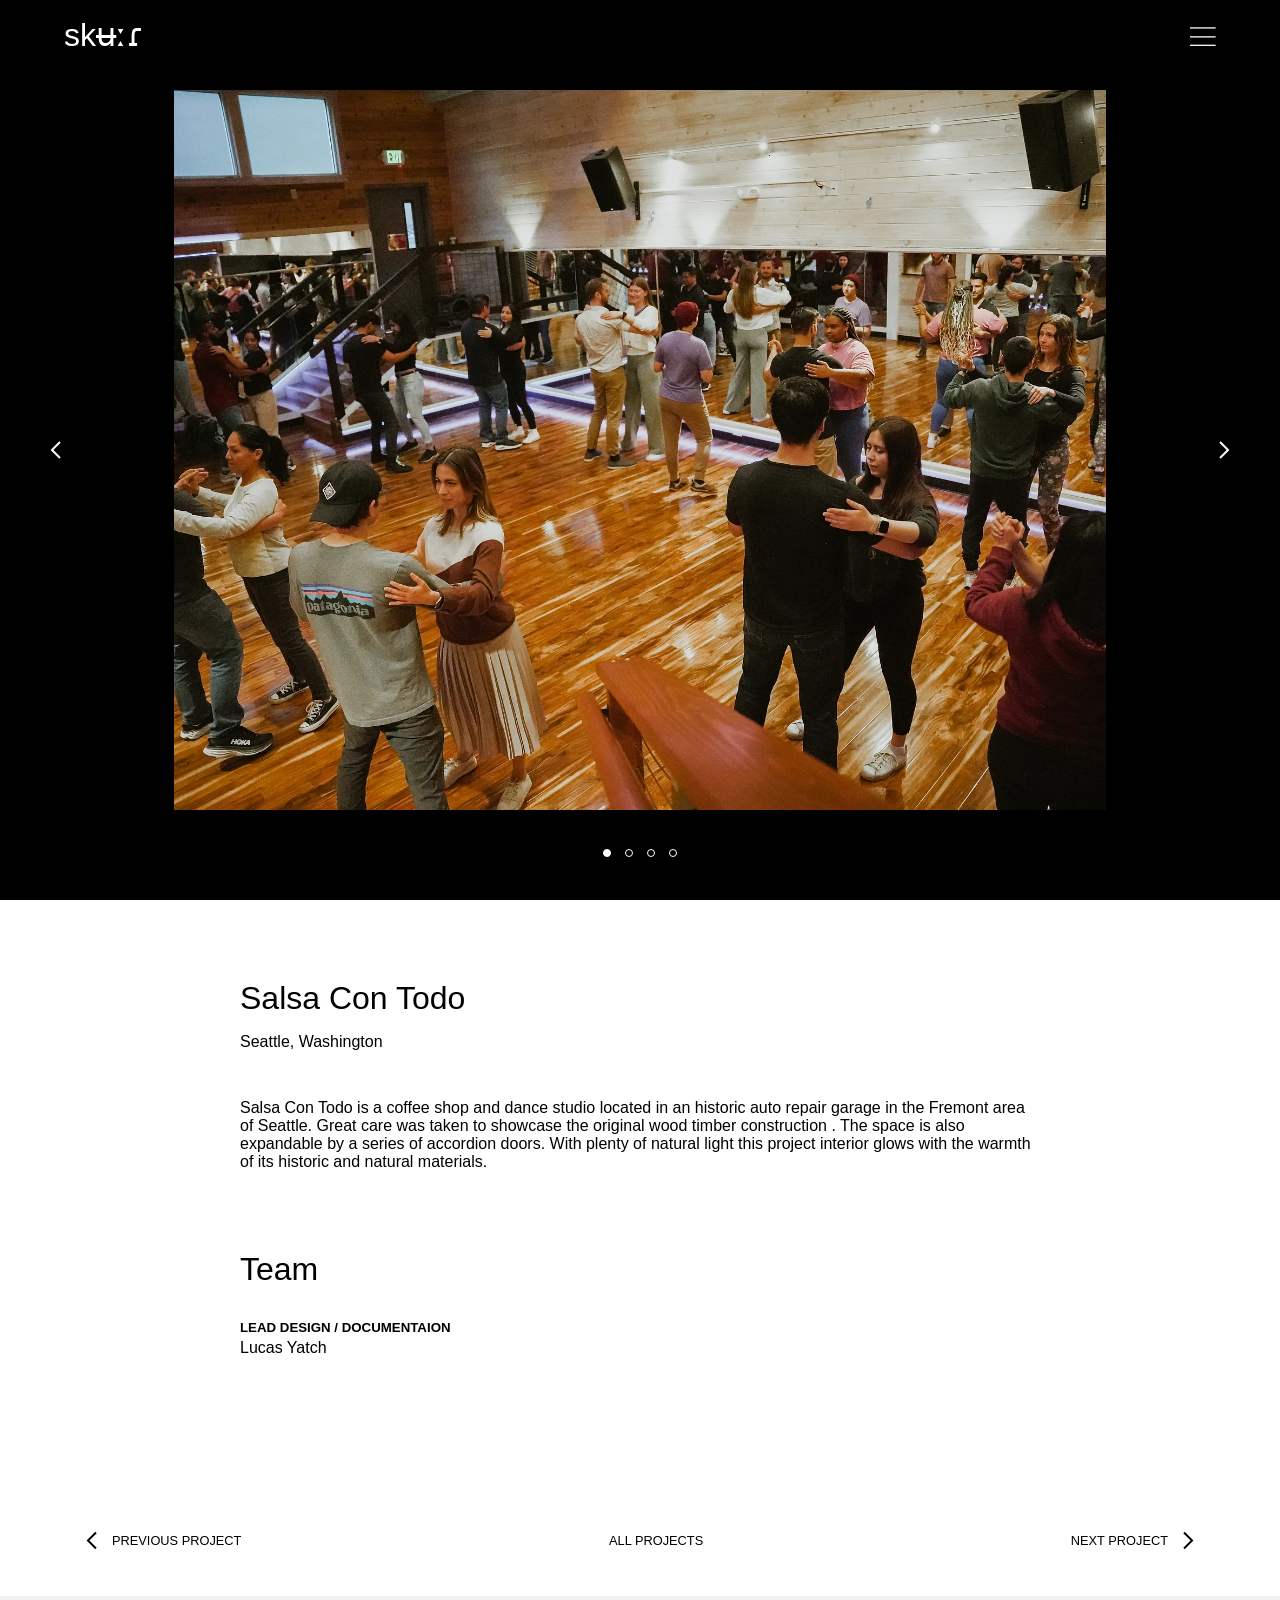
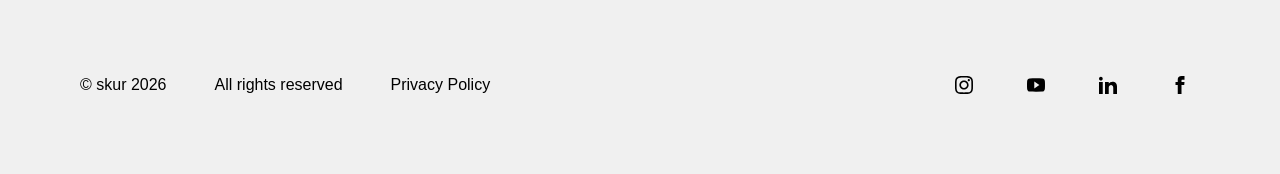
<file: projects/salsa.html>
<!DOCTYPE html>
<html lang="en">

<head>
    <meta charset="UTF-8">
    <meta name="viewport" content="width=device-width, initial-scale=1.0">
    
    <link rel="stylesheet" href="../css/transition.css">
    <link rel="stylesheet" href="../css/styles.css">
    <link rel="stylesheet" href="../css/slider.css">

    <title>Salsa Con Todo</title>

    <script src="../js/nav.js" defer></script>
    <script src="../js/tranistion.js"></script>
    <script src="../js/slider.js" defer></script>
    <script src="../js/year.js" defer></script>
    
</head>

<!-- Google tag (gtag.js) -->
<script async src="https://www.googletagmanager.com/gtag/js?id=G-50E56W7ZN3"></script>
<script>
  window.dataLayer = window.dataLayer || [];
  function gtag(){dataLayer.push(arguments);}
  gtag('js', new Date());

  gtag('config', 'G-50E56W7ZN3');
</script>

<body>
  <header class="primary-header flex">

    <div data-visible="false" class="logo flex">
        <a class="logo-text light link-fdr" href="../index.html">skʉːɾ</a>
    </div>

    <button class="menu-button flex light" aria-controls="primary-navigation" aria-expanded="false">
        <span class="sr-only">Menu</span>
        <svg class="hamburger" viewBox="0 0 100 80" width="1.6rem">
            <rect class="line top"
                  width="100" height="5"
                  x="0" y="5">
            </rect>
            <rect class="line middle"
                  width="100" height="5"
                  x="0" y="40">
            </rect>
            <rect class="line bottom"
                  width="100" height="5"
                  x="0" y="73">
            </rect>
        </svg>
    </button>

    <nav aria-label="primary menu">
        <div id="primary-navigation" data-visible="false" class="primary-navigation flex">

            <div class="nav-container flex-col">
                
                <ul class="flex">
                    <li class="active">
                        <a class="link-fdr highlighter" href="../index.html">Home</a>
                    </li>
                    <li>
                        <a class="link-fdr highlighter" href="../about.html">About</a>
                    </li>
                    <!-- <li>
                        <a class="link-fdr" href="portfoloi.html">
                            <span aria-hidden="true">02</span>Portfolio
                        </a>
                    </li> -->
                    <li>
                        <a class="link-fdr highlighter" href="../contact.html">Contact</a>
                    </li>
                </ul>

                <div class="social-icons flex">
                    <img class="social-icons highlighter" src="../img/icons/logo-instagram.svg">
                    <img class="social-icons highlighter" src="../img/icons/logo-youtube.svg">
                    <img class="social-icons highlighter" src="../img/icons/logo-linkedin.svg">
                    <img class="social-icons highlighter" src="../img/icons/logo-facebook.svg">
                </div>

            </div>

            <div class="nav-info flex">
                <div class="ft-copy"><span>© skur</span> <span class="yrspan"></span></div> 
                <div class="ft-privacy"><p class="highlighter">Privacy Policy</p></div>
            </div>

            <div class="logo-big">
                <a class="link-fdr sk-yellow" href="index.html">skʉːɾ</a>
            </div>
                
        </div>
    </nav>

</header>

  <!-- fade transition element -->
  <div id="transition-bg" class="transition-bg transition-1 is-active"></div>

  <!-- image slider -->
  <div class="slider">
      <div class="carousel">

        <button type="button" class="carousel_btn jsPrev" aria-label="Previous slide">
          <img src="../img/left.svg" alt="">
        </button>
    
        <div class="carousel_track-container">
          <ul class="carousel_track">

            <li class="carousel_slide is-selected">
              <div class="carousel_image">
                <img src="../img/portfolio/salsaConTodo/Salsa03.jpg" alt="" role="presentation">> 
              </div>
              <!-- <h2 class="carousel_title"></h2> -->
            </li>

            <li class="carousel_slide">
              <div class="carousel_image">
                <img src="../img/portfolio/salsaConTodo/Salsa02.jpg" alt="" role="presentation">
              </div>
              <!-- <h2 class="carousel_title"></h2> -->
            </li>

            <li class="carousel_slide">
              <div class="carousel_image">
                <img src="../img/portfolio/salsaConTodo/Salsa04.jpg" alt="" role="presentation">
              </div>
              <!-- <h2 class="carousel_title"></h2> -->
            </li>

            <li class="carousel_slide">
              <div class="carousel_image">
                <img src="../img/portfolio/salsaConTodo/Salsa01.jpg" alt="" role="presentation">
              </div>
              <!-- <h2 class="carousel_title"></h2> -->
            </li>

          </ul>
        </div>
    
        <button type="button" class="carousel_btn jsNext" aria-label="Next slide">
          <img src="../img/right.svg" alt="">
        </button>

      </div>
    </div>

  <!-- project info section -->
  <div class="project-info">
    <div class="project-description">

      <h2 class="project-title">Salsa Con Todo</h2>
      <p class="project-location">Seattle, Washington</p>

      <p>Salsa Con Todo is a coffee shop and dance studio located in an
        historic auto repair garage in the Fremont area of Seattle. Great care
        was taken to showcase the original wood timber construction . The
        space is also expandable by a series of accordion doors. With plenty
        of natural light this project interior glows with the warmth of its
        historic and natural materials.
      </p>

      <h2 class="team-title">Team</h2>
      <ul class="team-list">
        <li>
          <h5>LEAD DESIGN / DOCUMENTAION</h5>
          <p>Lucas Yatch</p>
        </li>
      </ul>

    </div>
  </div>

  <!-- previous next nav section -->
  <nav class="post-nav">
    <ul class="links flex">
      <li class="highlighter">
        <a id="prev-link" class="prev" href="radius.html">
          <span>Prev</span><!--
          --><span class="wide-text">ious Project</span>
        </a>
      </li>
      <li class="highlighter">
        <a id="all-link" class="all" href="../index.html">
          <span>All</span><!--
          --><span class="wide-text"> Projects</span>
        </a>
      </li>
      <li class="highlighter">
        <a id="next-link" class="next" href="hopp.html">
          <span>Next</span><!--
          --><span class="wide-text"> Project</span>
        </a>
      </li>
    </ul>
  </nav>

  <footer>
    <div class="footer-container flex">

      <div class="legal flex">
        <div class="ft-copy"><span>© skur</span> <span class="yrspan"></span></div> 
        <div class="ft-rights"><span>All rights reserved</span></div> 
        <div class="ft-privacy"><span class="highlighter">Privacy Policy</span></div> 
      </div>
      
      <div class="social-icons flex">
        <img class="social-icons highlighter" src="../img/icons/logo-instagram.svg">
        <img class="social-icons highlighter" src="../img/icons/logo-youtube.svg">
        <img class="social-icons highlighter" src="../img/icons/logo-linkedin.svg">
        <img class="social-icons highlighter" src="../img/icons/logo-facebook.svg">
      </div>

    </div>
</footer>

</body>
</file>
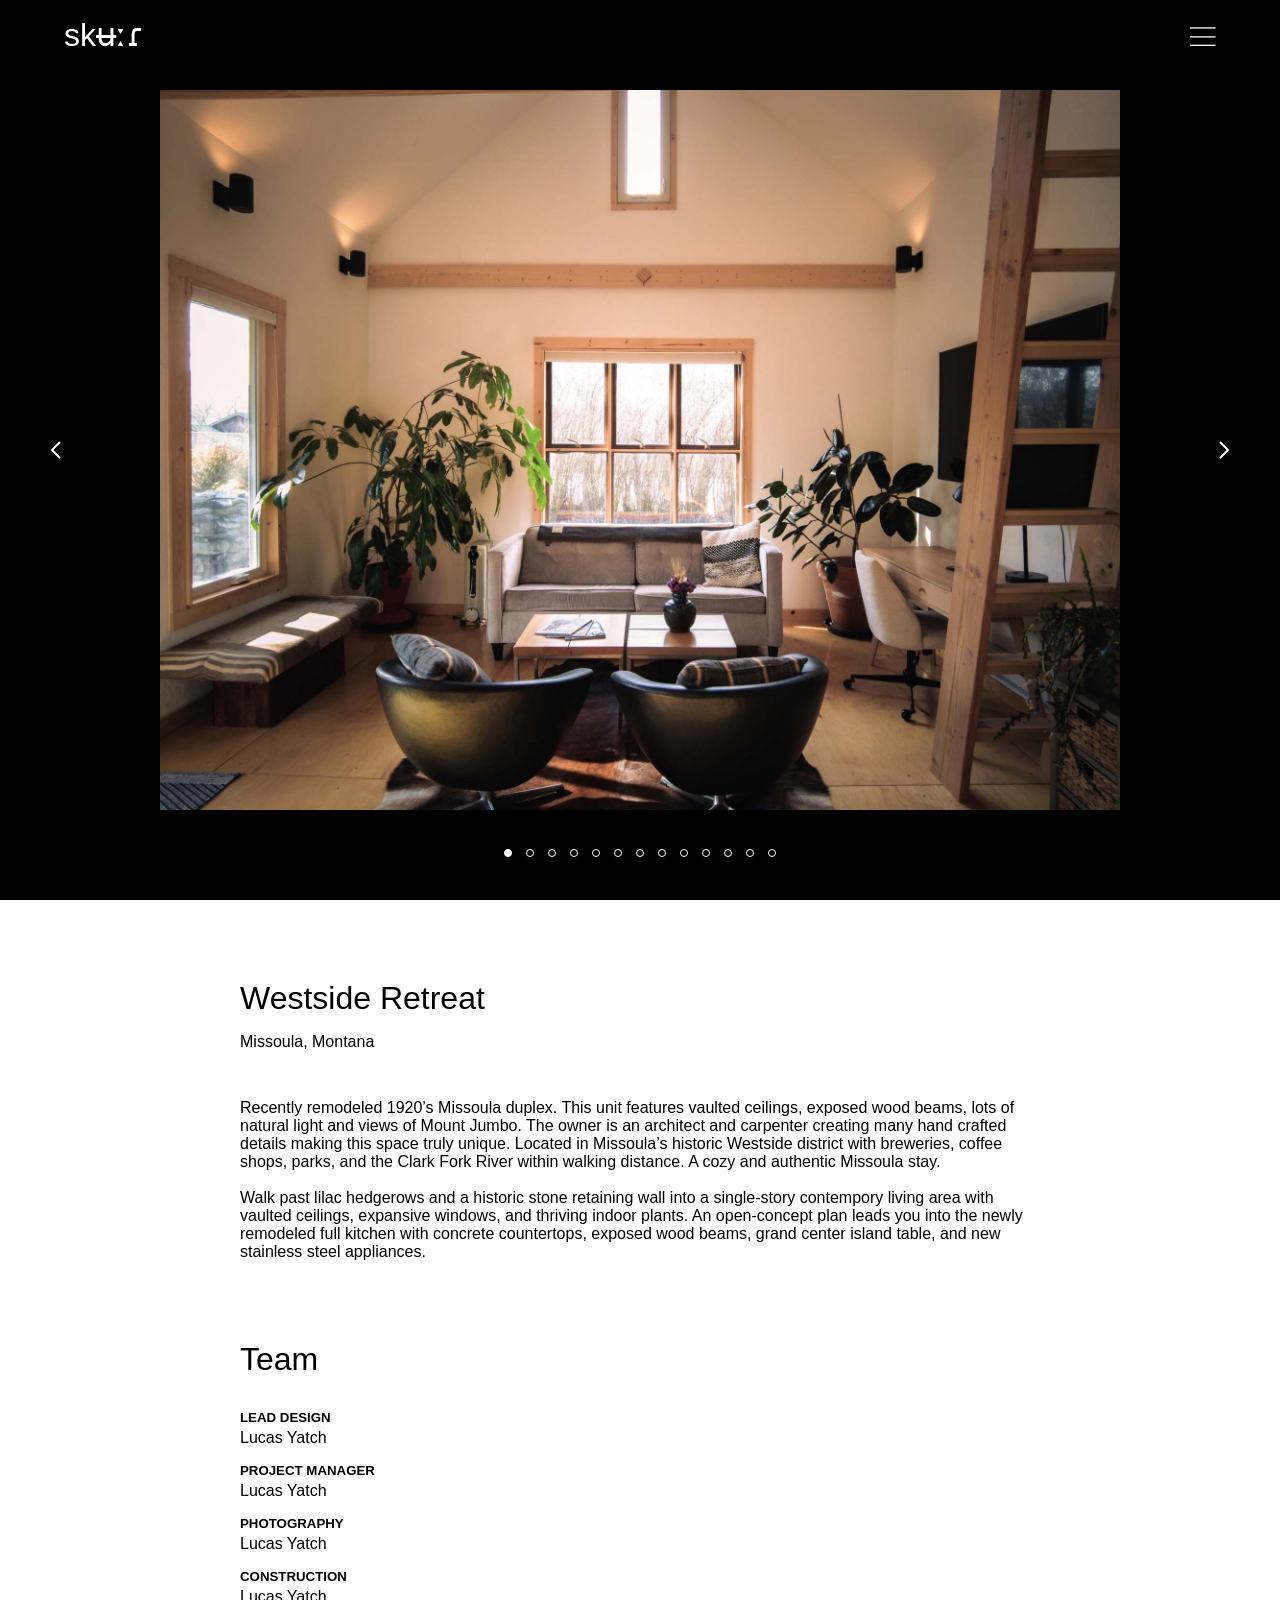
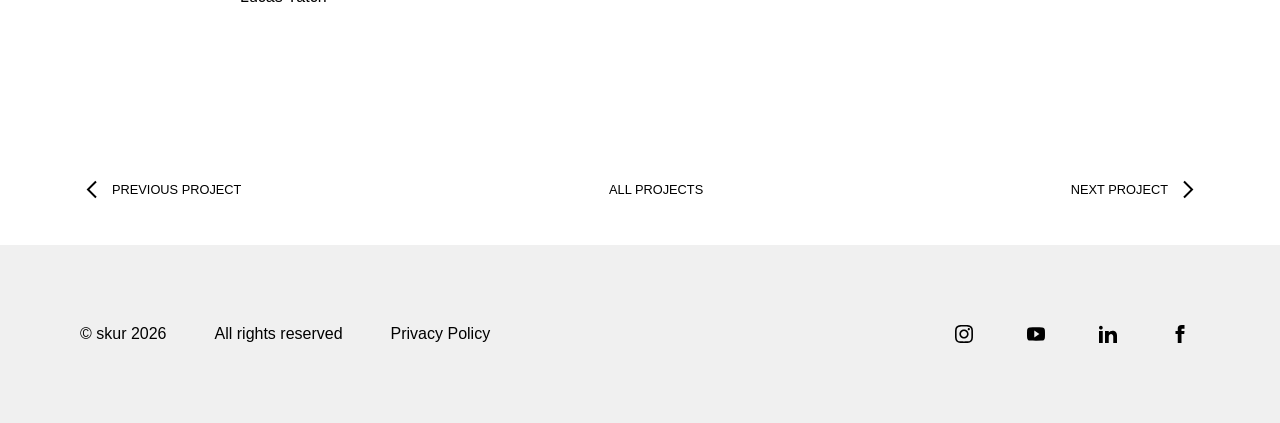
<file: projects/westside.html>
<!DOCTYPE html>
<html lang="en">

<head>
    <meta charset="UTF-8">
    <meta name="viewport" content="width=device-width, initial-scale=1.0">
    
    <link rel="stylesheet" href="../css/transition.css">
    <link rel="stylesheet" href="../css/styles.css">
    <link rel="stylesheet" href="../css/slider.css">

    <title>Westside Retreat</title>

    <script src="../js/nav.js" defer></script>
    <script src="../js/tranistion.js"></script>
    <script src="../js/slider.js" defer></script>
    <script src="../js/year.js" defer></script>
    
</head>

<!-- Google tag (gtag.js) -->
<script async src="https://www.googletagmanager.com/gtag/js?id=G-50E56W7ZN3"></script>
<script>
  window.dataLayer = window.dataLayer || [];
  function gtag(){dataLayer.push(arguments);}
  gtag('js', new Date());

  gtag('config', 'G-50E56W7ZN3');
</script>

<body>
  <header class="primary-header flex">

    <div data-visible="false" class="logo flex">
        <a class="logo-text light link-fdr" href="../index.html">skʉːɾ</a>
    </div>

    <button class="menu-button flex light" aria-controls="primary-navigation" aria-expanded="false">
        <span class="sr-only">Menu</span>
        <svg class="hamburger" viewBox="0 0 100 80" width="1.6rem">
            <rect class="line top"
                  width="100" height="5"
                  x="0" y="5">
            </rect>
            <rect class="line middle"
                  width="100" height="5"
                  x="0" y="40">
            </rect>
            <rect class="line bottom"
                  width="100" height="5"
                  x="0" y="73">
            </rect>
        </svg>
    </button>

    <nav aria-label="primary menu">
        <div id="primary-navigation" data-visible="false" class="primary-navigation flex">

            <div class="nav-container flex-col">
                
                <ul class="flex">
                    <li class="active">
                        <a class="link-fdr highlighter" href="../index.html">Home</a>
                    </li>
                    <li>
                        <a class="link-fdr highlighter" href="../about.html">About</a>
                    </li>
                    <!-- <li>
                        <a class="link-fdr" href="portfoloi.html">
                            <span aria-hidden="true">02</span>Portfolio
                        </a>
                    </li> -->
                    <li>
                        <a class="link-fdr highlighter" href="../contact.html">Contact</a>
                    </li>
                </ul>

                <div class="social-icons flex">
                    <img class="social-icons highlighter" src="../img/icons/logo-instagram.svg">
                    <img class="social-icons highlighter" src="../img/icons/logo-youtube.svg">
                    <img class="social-icons highlighter" src="../img/icons/logo-linkedin.svg">
                    <img class="social-icons highlighter" src="../img/icons/logo-facebook.svg">
                </div>

            </div>

            <div class="nav-info flex">
                <div class="ft-copy"><span>© skur</span> <span class="yrspan"></span></div> 
                <div class="ft-privacy"><p class="highlighter">Privacy Policy</p></div>
            </div>

            <div class="logo-big">
                <a class="link-fdr sk-yellow" href="../index.html">skʉːɾ</a>
            </div>
                
        </div>
    </nav>

  </header>

  <!-- fade transition element -->
  <div id="transition-bg" class="transition-bg transition-1 is-active"></div>

  <!-- image slider -->
  <div class="slider">
      <div class="carousel">

        <button type="button" class="carousel_btn jsPrev" aria-label="Previous slide">
          <img src="../img/left.svg" alt="">
        </button>
    
        <div class="carousel_track-container">
          <ul class="carousel_track">

            <li class="carousel_slide is-selected">
              <div class="carousel_image">
                <img src="../img/portfolio/westside/DJI_0137.jpg" alt="" role="presentation">
              </div>
              <!-- <h2 class="carousel_title"></h2> -->
            </li>

            <li class="carousel_slide">
              <div class="carousel_image">
                <img src="../img/portfolio/westside/DJI_0136.jpg" alt="" role="presentation">
              </div>
              <!-- <h2 class="carousel_title"></h2> -->
            </li>

            <li class="carousel_slide">
              <div class="carousel_image">
                <img src="../img/portfolio/westside/DJI_0144.jpg" alt="" role="presentation">
              </div>
              <!-- <h2 class="carousel_title"></h2> -->
            </li>

            <li class="carousel_slide">
              <div class="carousel_image">
                <img src="../img/portfolio/westside/DJI_0150.jpg" alt="" role="presentation">
              </div>
              <!-- <h2 class="carousel_title"></h2> -->
            </li>

            <li class="carousel_slide">
              <div class="carousel_image">
                <img src="../img/portfolio/westside/DJI_0154.jpg" alt="" role="presentation">
              </div>
              <!-- <h2 class="carousel_title"></h2> -->
            </li>

            <li class="carousel_slide">
              <div class="carousel_image">
                <img src="../img/portfolio/westside/DJI_0181.jpg" alt="" role="presentation">
              </div>
              <!-- <h2 class="carousel_title"></h2> -->
            </li>

            <li class="carousel_slide">
              <div class="carousel_image">
                <img src="../img/portfolio/westside/DJI_0193.jpg" alt="" role="presentation">
              </div>
              <!-- <h2 class="carousel_title"></h2> -->
            </li>

            <li class="carousel_slide">
              <div class="carousel_image">
                <img src="../img/portfolio/westside/patio.jpg" alt="" role="presentation">
              </div>
              <!-- <h2 class="carousel_title"></h2> -->
            </li>

            <li class="carousel_slide">
              <div class="carousel_image">
                <img src="../img/portfolio/westside/Bedroom01.jpg" alt="" role="presentation">
              </div>
              <!-- <h2 class="carousel_title"></h2> -->
            </li>

            <li class="carousel_slide">
              <div class="carousel_image">
                <img src="../img/portfolio/westside/Bedroom02.jpg" alt="" role="presentation">
              </div>
              <!-- <h2 class="carousel_title"></h2> -->
            </li>

            <li class="carousel_slide">
              <div class="carousel_image">
                <img src="../img/portfolio/westside/shower.jpg" alt="" role="presentation">
              </div>
              <!-- <h2 class="carousel_title"></h2> -->
            </li>

            <li class="carousel_slide">
              <div class="carousel_image">
                <img src="../img/portfolio/westside/exterior.jpg" alt="" role="presentation">
              </div>
              <!-- <h2 class="carousel_title"></h2> -->
            </li>

            <li class="carousel_slide">
              <div class="carousel_image">
                <img src="../img/portfolio/westside/entry.jpg" alt="" role="presentation">
              </div>
              <!-- <h2 class="carousel_title"></h2> -->
            </li>

            

          </ul>
        </div>
    
        <button type="button" class="carousel_btn jsNext" aria-label="Next slide">
          <img src="../img/right.svg" alt="">
        </button>

      </div>
    </div>

  <!-- project info section -->
  <div class="project-info">
    <div class="project-description">

      <h2 class="project-title">Westside Retreat</h2>
      <p class="project-location">Missoula, Montana</p>

      <p>Recently remodeled 1920’s Missoula duplex. This unit features vaulted ceilings, exposed wood beams, 
        lots of natural light and views of Mount Jumbo. The owner is an architect and carpenter creating many 
        hand crafted details making this space truly unique. Located in Missoula’s historic Westside district 
        with breweries, coffee shops, parks, and the Clark Fork River within walking distance. A cozy and 
        authentic Missoula stay.
        <br>
        <br>
        Walk past lilac hedgerows and a historic stone retaining wall into a single-story contempory living area 
        with vaulted ceilings, expansive windows, and thriving indoor plants. An open-concept plan leads you into 
        the newly remodeled full kitchen with concrete countertops, exposed wood beams, grand center island table, 
        and new stainless steel appliances.
      </p>

      <h2 class="team-title">Team</h2>
      <ul class="team-list">
        <li>
          <h5>LEAD DESIGN</h5>
          <p>Lucas Yatch</p>
        </li>
        <li>
          <h5>PROJECT MANAGER</h5>
          <p>Lucas Yatch</p>
        </li>
        <li>
          <h5>PHOTOGRAPHY</h5>
          <p>Lucas Yatch</p>
        </li>
        <li>
          <h5>CONSTRUCTION</h5>
          <p>Lucas Yatch</p>
        </li>
      </ul>

    </div>
  </div>

  <!-- previous next nav section -->
  <nav class="post-nav">
    <ul class="links flex">
      <li class="highlighter">
        <a id="prev-link" class="prev" href="flora.html">
          <span>Prev</span><!--
          --><span class="wide-text">ious Project</span>
        </a>
      </li>
      <li class="highlighter">
        <a id="all-link" class="all" href="../index.html">
          <span>All</span><!--
          --><span class="wide-text"> Projects</span>
        </a>
      </li>
      <li class="highlighter">
        <a id="next-link" class="next" href="Butterfly.html">
          <span>Next</span><!--
          --><span class="wide-text"> Project</span>
        </a>
      </li>
    </ul>
  </nav>

  <footer>
    <div class="footer-container flex">

      <div class="legal flex">
        <div class="ft-copy"><span>© skur</span> <span class="yrspan"></span></div> 
        <div class="ft-rights"><span>All rights reserved</span></div> 
        <div class="ft-privacy"><span class="">Privacy Policy</span></div> 
      </div>
      
      <div class="social-icons flex">
        <img class="social-icons highlighter" src="../img/icons/logo-instagram.svg">
        <img class="social-icons highlighter" src="../img/icons/logo-youtube.svg">
        <img class="social-icons highlighter" src="../img/icons/logo-linkedin.svg">
        <img class="social-icons highlighter" src="../img/icons/logo-facebook.svg">
      </div>

    </div>
  </footer>

</body>
</file>
<file: css/transition.css>
.transition-1 {
    position: fixed;
    top: 0;
    left: 0;
    right: 0;
    bottom: 0;
    z-index: 9000;
    background-color: rgb(0, 0, 0);
    opacity: 0;
    pointer-events: none;
    transition: 0.5s ease-in-out;
    max-width: 100%;
}

.transition-1.is-active {
    opacity: 1;
    pointer-events: all;
    transition: 0.3s ease-in-out;
}
</file>
<file: css/styles.css>
* {
    margin: 0;
    padding: 0;
    list-style: none;
    /* font-family: 'Helvetica', 'Arial', sans-serif; */
    font-family: Fixel,sans-serif;
    font-weight: 300;
    box-sizing: border-box;
    text-decoration: none;
}

*, *:after, *:before {
    box-sizing: border-box;
}

body {
    min-height: 100svh;
    min-width: 10vw;
}
h1 {
    font-size: 2rem;
}
h2 {
    font-size: 2rem;
}
h3 {
    font-size: 2rem;
    margin-bottom: 1rem;
}

a {
    text-decoration: none;
}
.sr-only {
    visibility: hidden;
    display: none;
}
.sk-yellow {
    color: rgba(255, 240, 0, 0.85);
}
.sk-light-grey {
    color: rgba(175, 175, 175, 0.85);
}
.sk-dark-grey {
    color: rgba(65, 65, 65, 0.85);
}
.highlighter {
    display: inline-block;
    cursor: pointer;
    background-image: linear-gradient(to right, rgba(255, 240, 0, 0.85) 50%, rgba(255, 255, 255, 0) 50%);
    background-size: 201%;
    background-position: 100%;
    transition: background-position 0.2s;
}
.highlighter:hover {
    background-position: 0%;     
}
mark {
    -webkit-animation: 1.5s highlight 1.5s 1 normal forwards;
            animation: 1.5s highlight 1.5s 1 normal forwards;
            /* animation-name: highlight;
            animation-duration: 1.5s; 
            animation-timing-function: ease-out; 
            animation-delay: 1.5s;
            animation-direction: forwards;
            animation-iteration-count: 1;
            animation-fill-mode: forwards;
            animation-play-state: initial;  */
    background-color: none;
    background: linear-gradient(90deg, rgba(255, 240, 0, 0.85) 50%, rgba(255, 255, 255, 0) 50%);
    background-size: 200% 100%;
    background-position: 100% 0;
}
@-webkit-keyframes highlight {
    to {
        background-position: 0 0;
    }
}
@keyframes highlight {
    to {
        background-position: 0 0;
    }
}
.highlighter-show:hover {
    background-position: 0%;     
}
::-moz-selection { /* Code for Firefox */
    color: black;
    background: rgba(255, 240, 0, 0.85);
  }
::selection {
    color: black;
    background: rgba(255, 240, 0, 0.85);
}
.flex {
    display: flex;
    gap: var(--gap, 3rem);
}
.flex-col {
    display: flex;
    flex-direction: column;
    justify-content: center;
    height: 100%;
}
.half {
    width: 50%;
    text-align: left;
    padding: 0 0.5rem;
}
.light {
    color: rgb(255, 255, 255);
    fill: rgb(255, 255, 255);
}

.light:hover {
    color: rgb(255, 238, 0);
    fill: rgb(255, 238, 0);
}
.dark {
    color: rgb(0, 0, 0);
    fill: rgb(0, 0, 0);
}

.dark:hover {
    color: rgb(255, 238, 0);
    fill: rgb(255, 238, 0);
}

/* primary header */
.logo a {
    position: fixed;
    top: 1rem;
    left: 1rem;
    font-size: 2rem;
    font-weight: lighter;
    padding: 0 1.5em;
    z-index: 9999;
}

 /* navigation */
.menu-button {
    display: none;
}
.primary-navigation {
    list-style: none;
    padding: 0 4em;
    margin: 0;
}
.primary-navigation li a {
    text-decoration: none;
    color: #000;
}
.primary-navigation a > [aria-hidden ="true"] {
    font-weight: 700;
    margin-inline-end: 0.5em
}
.nav-container {
    padding-left: 56%;
}
.primary-navigation {
    --gap: 2rem;
    padding: 5rem 4rem;

    position: fixed;
    z-index: 99;
    inset: 0 0 0 0%;

    flex-direction: column;

    background: #ffffff;

    transform: translateY(-100%);
    transition: transform 250ms ease-in-out;

    border-bottom: 1px solid rgb(0, 0, 0);

    overflow: hidden;
}
.primary-navigation ul {
    flex-direction: column;
    gap: 2rem;
    padding-bottom: 3rem;
}
.primary-navigation[data-visible="true"] {
    transform: translateX(0%);
}
.primary-navigation[data-visible="false"] li a {
    color: #ffffff;
    transition-delay: 0ms;
    transition: color 0ms ease-in;
}
.primary-navigation[data-visible="true"] li a {
    font-size: 3rem;
    color: #000;

}
.menu-button {
    display: block;
    position: fixed;
    background: transparent;
    top: 0;
    right: 0;
    padding-top: 1.6rem;
    padding-left: 4rem;
    padding-right: 4rem;
    padding-bottom: 1.6rem;
    z-index: 9999;
    border: none;
}
.menu-button:hover {
    cursor: pointer;
}
.menu-button .line {
    transition: 350ms;
    transform-origin: center;
}
.menu-button[aria-expanded="true"] .top {
    y: 40px;
    rotate: 45deg;
    fill: black;
}
.menu-button[aria-expanded="true"] .middle {
    opacity: 0;
}
.menu-button[aria-expanded="true"] .bottom {
    y: 40px;
    rotate: -45deg;
    fill: black;
}
.logo[data-visible="true"] a.light {
    color: #000;
    transition: color 100ms ease-in-out;
}
.logo[data-visible="false"] a.light {
    color: #ffffff;
    transition: color 150ms ease-in;
}

.logo a.light:hover {
    color: rgb(255, 238, 0);
    transition: color 100ms ease-in-out;
}

.logo a.dark:hover {
    color: rgb(255, 238, 0);
}
.logo-big {
    transform: rotate(-90);
    font-size: 24rem;
}
.nav-info {
    position: absolute;
    bottom: 0;
    right: 0;
    width: 100%;
    justify-content: space-between;
    padding: 2rem 4rem;
}

/* main project section */
.wrapper-outer {
    height: 100svh;
    overflow: hidden;
    background-color: #000;
}
.wrapper {
    height: 100%;
    perspective: 1px;
}
.fullscreen {
    top: 0;
    left: 0;
    width: 100%;
    height: 100%;
    z-index: 0;
    position: fixed;
}
.hero-main {
    scroll-snap-type: y mandatory;
}
.scrolldn {
    position: absolute;
    bottom: 5rem;
    letter-spacing: .2rem;
}
.scrolldn img {
    fill: white;
    transform-origin: center;
    transition: fill .2s;
    filter: invert(100%);
    width: 50px;
}

@media (max-height: 540px) {
    .scrolldn {
        display: none;
    }
}
.fullscreen-section {
    height: 100svh;
    flex-direction: column;
    align-items: center;
    justify-content: center;
    width: 100%;
    position: relative;
    overflow: hidden;
    color: #ffffff;
    background-color: rgb(0, 0, 0);
    flex-direction: column;
    gap: 1rem;
    scroll-snap-align: start;
}
.fullscreen-section a {
    text-decoration: none;
    color: white; 
}
.fullscreen-bg {
    position: absolute;
    left: 0;
    right: 0;
    top: 0;
    bottom: 0;
    z-index: 0;
    min-height: 100%;
    transform: translate3d(0,0,-1px) scale(1.0);
}
.title-section {
    position: absolute;
    top: 0;
    left: 0;
    width: 100%;
    height: 100%;
    z-index: 2;

    display: flex;
    text-align: center;
    gap: 1rem;
    flex-direction: column;
    align-items: center;
    justify-content: center;

    background: radial-gradient(ellipse 50% 50%, rgba(0,0,0,0.25), rgba(0,0,0,0));
}
.title-image {
    width: 100%;
    height: 100%;
    object-fit: cover;
    opacity: 0.8;
}
.maintitle {
    font-size: 5rem;
}
.text-balance {
    text-rendering: optimizeLegibility;
}
.learn-btn {
    background: none;
    padding: 0.5rem;
    border: 1px solid white;
    color: white;
    width: fit-content;
    margin-top: 1rem;
}
.learn-btn:hover {
    color: black;
    background: white;
    cursor: pointer;
}

/* project info section */
.project-info {
    background-color: rgb(255, 255, 255);
    width: 100%;
    padding: 5rem 5rem 8rem 5rem;
}
.project-description {
    margin: 0 auto;
    max-width: 50rem;
}
.project-location {
    padding-top: 1rem;
    padding-bottom: 3rem;
}
.project-team {
    padding-top: 3rem;
}
.team-title {
    padding-top: 5rem;
    padding-bottom: 1rem;
}
.team-list li {
    padding-top: 1rem;
}
.team-list li h5{
    font-weight: 800;
}
.team-list li p{
    padding-top: 0.25rem;
    font-weight: 100;
}

/* POST NAVIGATION SECTION */
.post-nav {
    padding: 3rem 5rem;
    width: 100%;
    text-transform: uppercase;
    font-size: 0.8rem;
}

.post-nav a {
    color: #000;
}

.post-nav li:first-child {
    text-align: left;
}

.links {
    justify-content: space-between;
    align-items: center;
    gap: 0rem;
}

.prev {
    padding: 0.1875rem 0rem 0.1875rem 2rem;
    background: url("../img/left.svg") 0 50% no-repeat !important;
}

.next {
    padding: 0.1875rem 2rem 0.1875rem 0rem;
    background: url("../img/right.svg") 100% 50% no-repeat !important;
}

@media (max-width: 830px) {
    .wide-text {
        display: none;
    }

    .prev {
        padding-left: 1.5rem;
    }

    .next {
        padding-right: 1.5rem;
    }
}


/* FOOTER SECTION */
.footer-container {
    padding: 5rem 5rem;
    width: 100%;
    justify-content: space-between;
    flex-wrap: wrap;
    background-color:  rgb(240, 240, 240);
}
.legal {
    flex-direction: row;
    flex-wrap: wrap;
    gap: 3rem;
}
.social-icons {
    gap: 2rem;
}

@media (max-width: 830px) {
    .social-icons {
        justify-content: space-between;
        width: 100%;
    }

    .legal {
        justify-content: space-between;
        width: 100%;
    }
}

@media (max-width: 540px) {
    .legal {
        display: block;
    }
}
.social-icons img {
    width: 40px;
    height: 18px;
}

.svg {
    width: 18px;
    height: 18px;
}

.svg:hover {
    fill: gold;
}

/* CONTACT SECTON */
.content-wrapper {
    padding: 5rem 5rem 8rem 5rem;
    width: 100%;
    flex-direction: column;
    max-width: 50rem;
    margin: 0 auto;
    min-height: 92vh;
}
.title {
    margin: 3rem auto;
    font-size: 5em;
}
.email-divider {
    gap: 0;
}
.field {
    margin-bottom: 1rem;
}
.field .item {
    width: 100%;
    padding: 0.5rem;
    border-radius: 0;
}
.action-btn {
    background: rgb(0, 0, 0);
    padding: 0.5rem;
    border: 1px solid rgb(0, 0, 0);
    color: rgb(255, 255, 255);
    width: fit-content;
}
.action-btn:hover {
    color: rgb(0, 0, 0);
    background: rgba(255, 240, 0, 0.85);
    cursor: pointer;
    border: 1px solid rgb(255, 240, 0);
}
.locations {
    padding-top: 3rem;
    gap: 0;
    text-align: left;
}
input {
    border: 1px solid rgb(0, 0, 0);
    width: 100%;
    padding: 0.5rem;
    border-radius: 0;
}
input:focus {
    border: 1px solid rgba(255, 240, 0, 0.85);
    outline-style: solid; 
    outline-color: rgba(255, 240, 0, 0.85);
}
textarea {
    border: 1px solid rgb(0, 0, 0);
    width: 100%;
    padding: 0.5rem;
    border-radius: 0;
}
textarea:focus {
    border: 1px solid rgba(255, 240, 0, 0.85);
    outline-style: solid; 
    outline-color: rgba(255, 240, 0, 0.85);
}

.successmsg {
    text-align: center;
    margin: auto;
}

@media (max-width: 700px) {
    .email-divider {
        flex-wrap: wrap;
    }

    .half {
        width: 100%;
        padding: 0 1rem;
        text-align: center;
    }

    .locations {
        padding-left: 1rem;
        padding-right: 1rem;
    }
}

.ohnohoney{
    opacity: 0;
    position: absolute;
    top: 0;
    left: 0;
    height: 0;
    width: 0;
    z-index: -1;
}
</file>
<file: css/slider.css>
.slider {
    display: flex;
    justify-content: center;
    align-items: center;
    min-height: 100vh;
    background: rgb(0, 0, 0);
  }
  
  .carousel {
    --color-default-state: none;
    --color-active-state: #ffffff;
    position: relative;
    width: calc(100vw - 10rem);
    height: 80vh;
  }
  
  .carousel_track-container {
    overflow: hidden;
    width: 100%;
    height: 100%;
  }
  
  .carousel_track {
    position: relative;
    width: inherit;
    height: inherit;
    margin: 0;
    padding: 0;
    list-style: none;
  }
  
  .carousel_slide,
  .carousel_image {
    position: absolute;
    top: 0;
    bottom: 0;
    left: 0;
    right: 0;
    margin: 0;
    padding: 0;
  }
  
  .carousel_slide {
    padding: 5% 12% 8%;
    text-align: center;
    transform: translateX(-100%);
    transition: transform .3s ease-out;
  }
  
  .carousel_slide.is-selected {
    transform: translateX(0);
  }
  
  .carousel_slide.is-selected ~ .carousel_slide {
    transform: translateX(100%);
  }
  
  .carousel_image {
    z-index: -1;
  }
  
  .carousel_image > img {
    display: block;
    width: 100%;
    height: 100%;
    object-fit: cover;
    object-position: center;
    border: none;
    object-fit: contain;
  }
  
  .carousel_title {
    font-size: 40px;
    color: #fff;
  }
  
  .carousel_btn,
  .carousel_dot {
    z-index: 1;
    padding: 0;
    cursor: pointer;
    border: none;
  }
  
  .carousel_btn {
    position: absolute;
    top: 50%;
    background-color: transparent;
    transform: translateY(-50%);
    height: 100%;
    width: 5rem;
    display: flex;
    align-items: center;
    justify-content: center;
  }
  
  .carousel_btn:focus,
  .carousel_dot:focus,
  .carousel_btn:active,
  .carousel_dot:active {
    outline: none;
  }
  
  .carousel_btn > * {
    pointer-events: none;
  }

  .carousel_btn img {
    fill: white;
    transform-origin: center;
    transition: fill .2s;
    filter: invert(100%);
  }

  
  .jsPrev {
    left: -4rem;
  }
  
  .jsNext {
    right: -4rem;
  }
  
  .carousel_nav {
    position: absolute;
    bottom: -50px;
    left: 50%;
    transform: translateX(-50%);
    text-align: center;
  }
  
  .carousel_dot {
    width: 8px;
    height: 8px;
    border-radius: 50%;
    background-color: var(--color-default-state);
    transition: background-color .2s;
    border: 1px solid white;
    margin-left: 7px;
    margin-right: 7px;
  }
  
  
  
  .carousel_dot.is-selected {
    background-color: var(--color-active-state);
  }

  @media (max-width: 480px) {
    .carousel {
        width: calc(100vw - 4rem);
        height: 80vh;
      }

      .carousel_btn {
        width: 2rem;
      }

      .jsPrev {
        left: -2rem;
      }
      
      .jsNext {
        right: -2rem;
      }
  }
</file>
